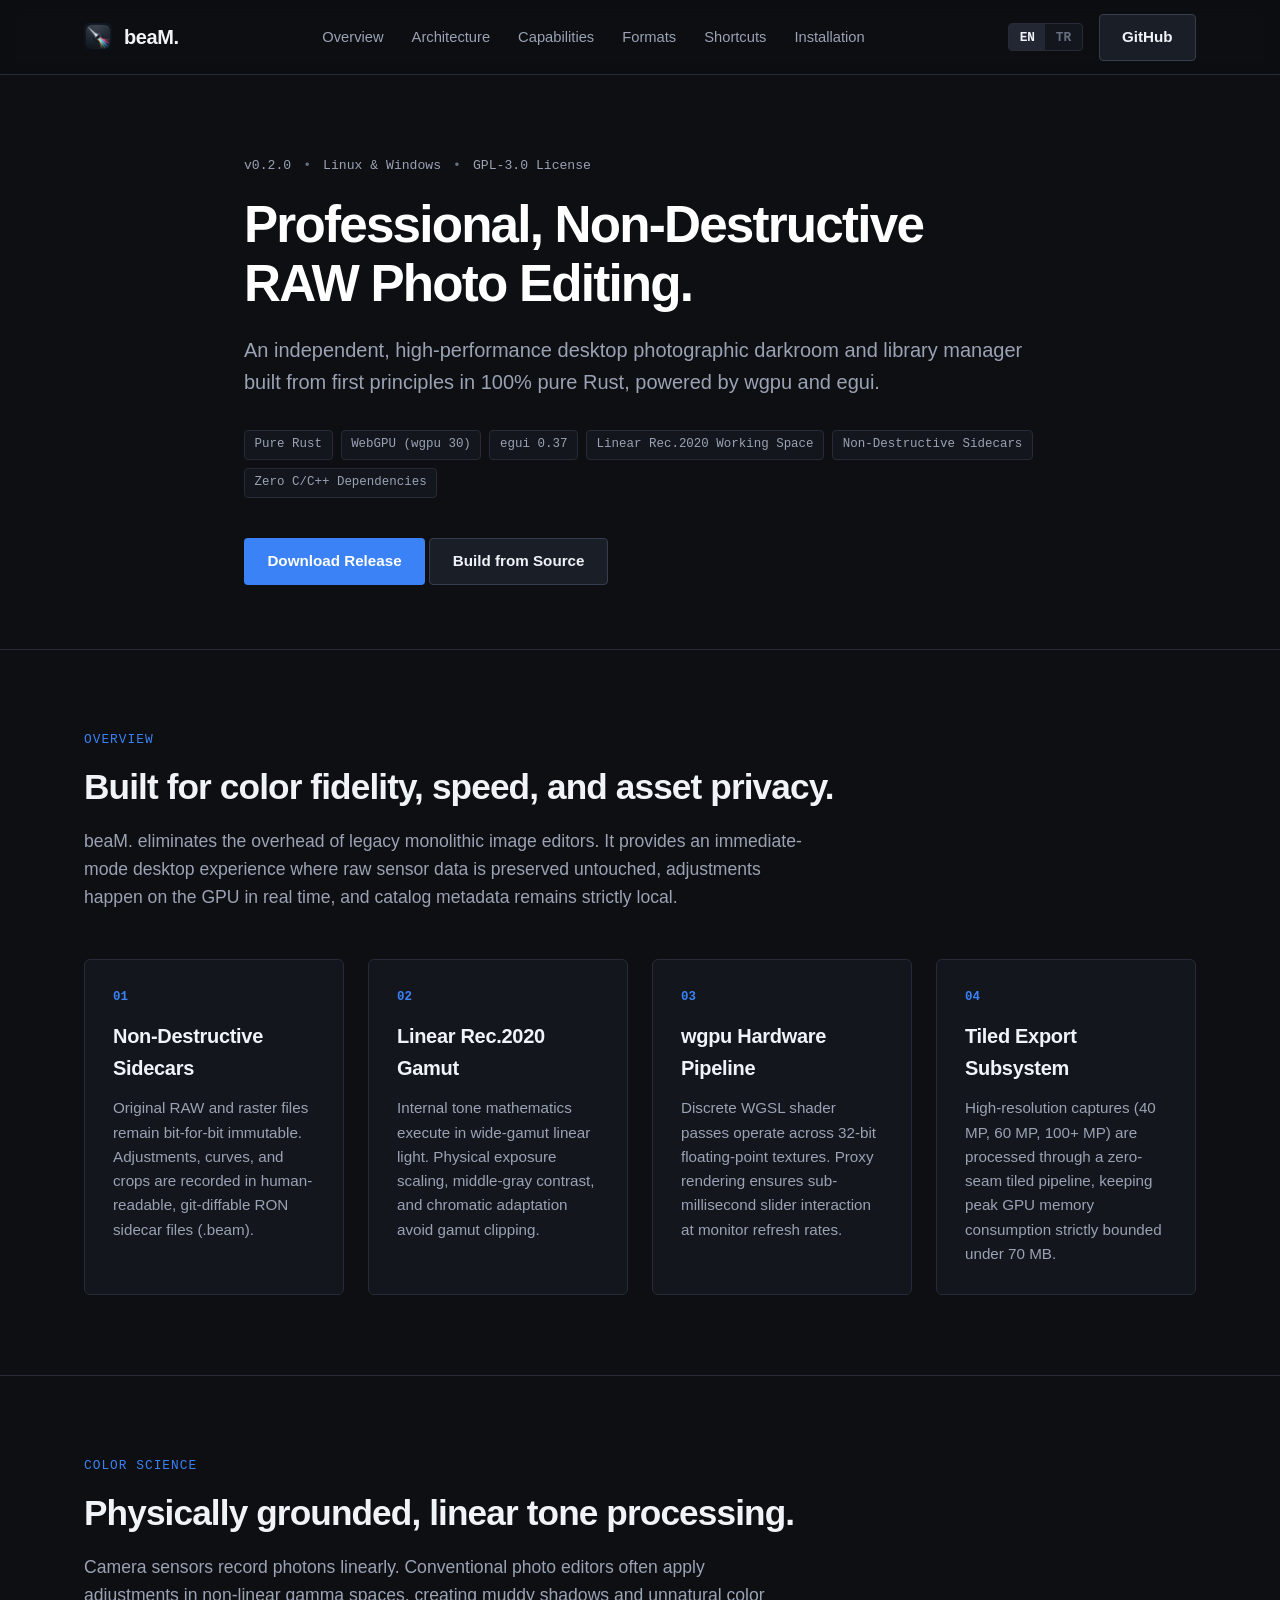
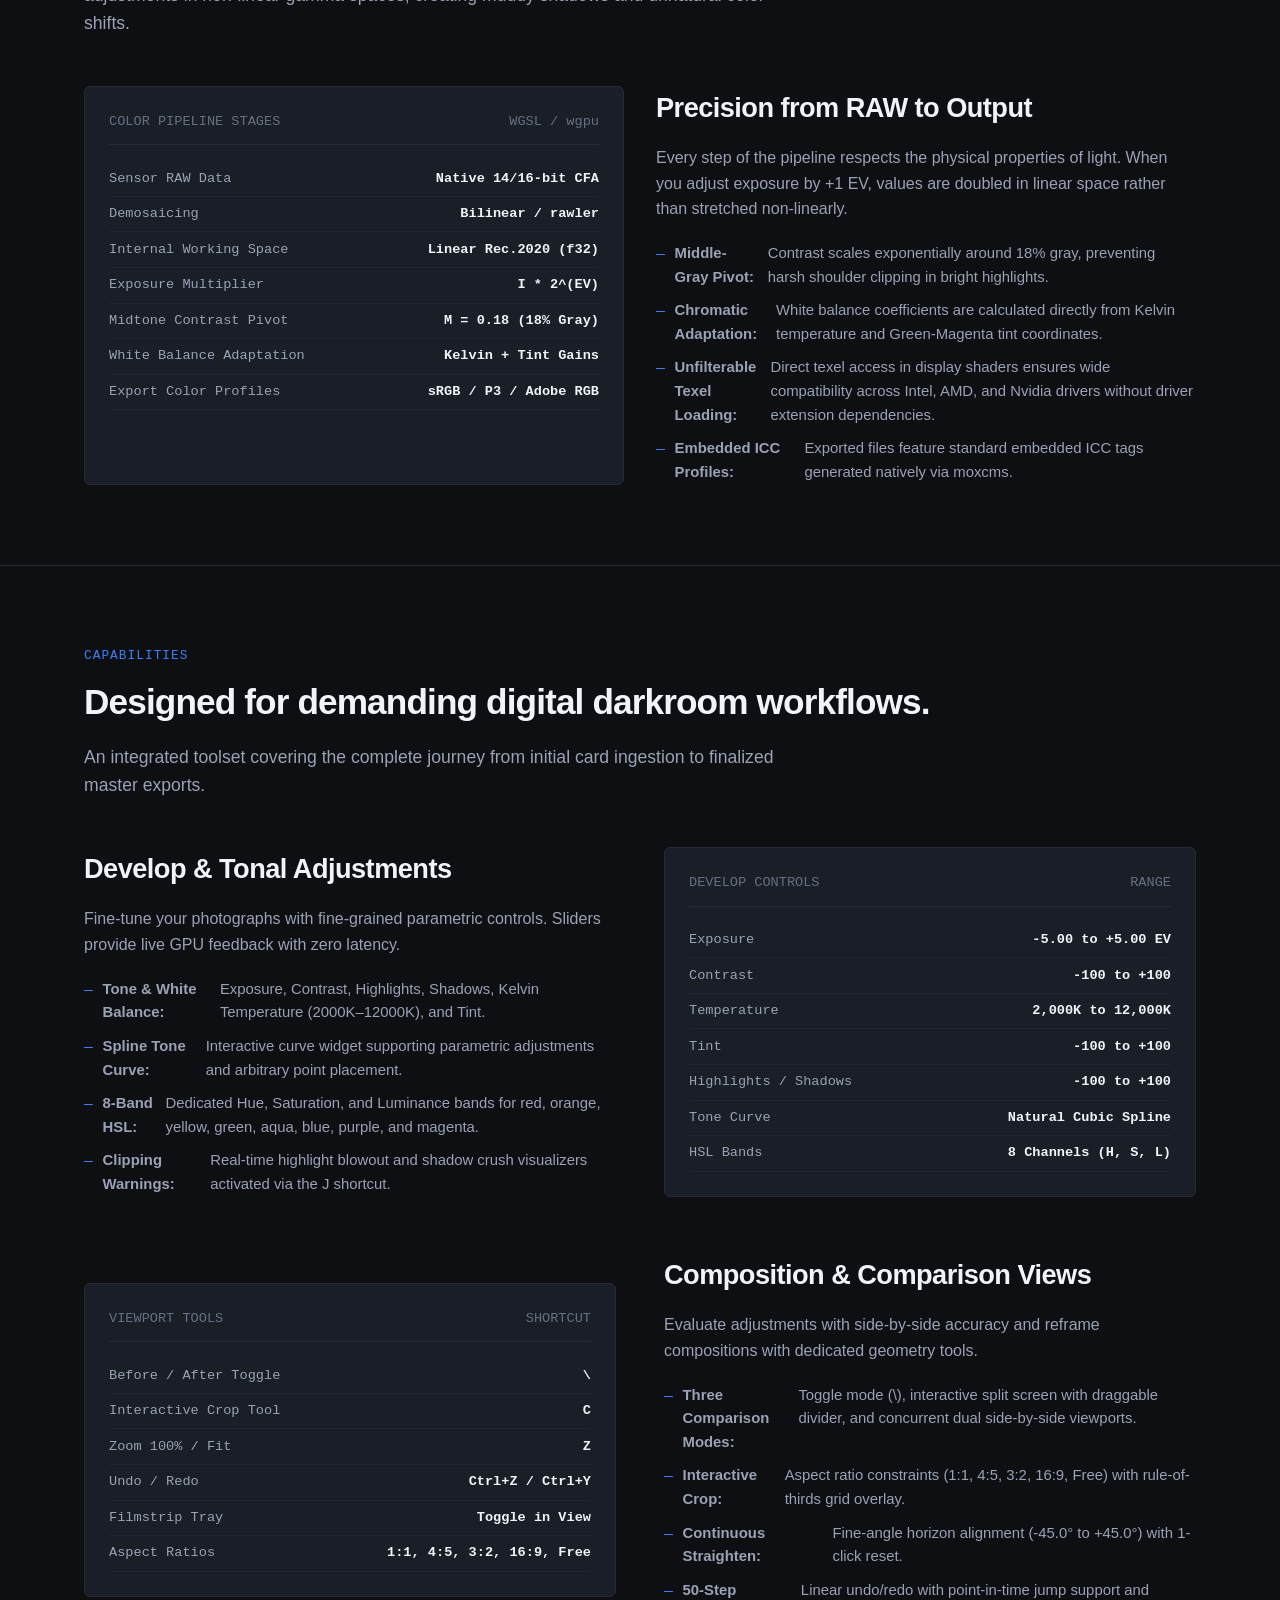
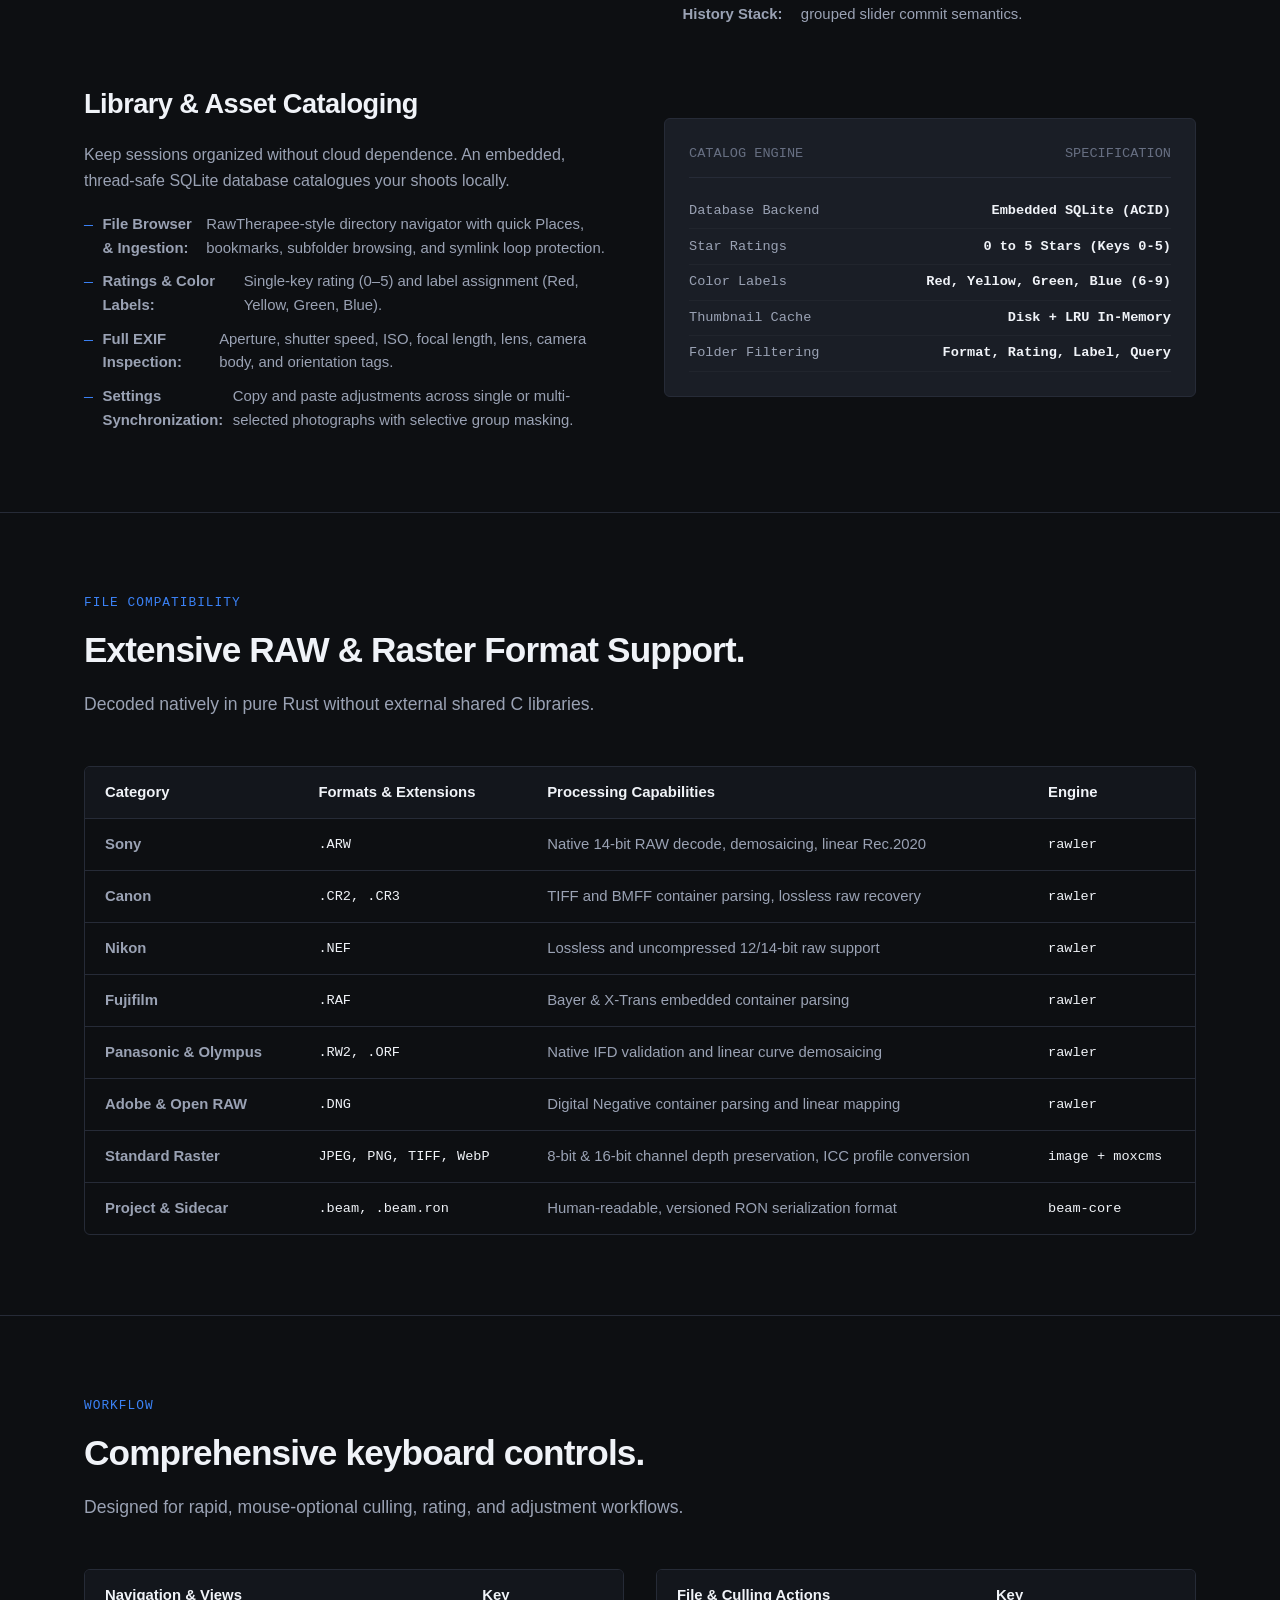
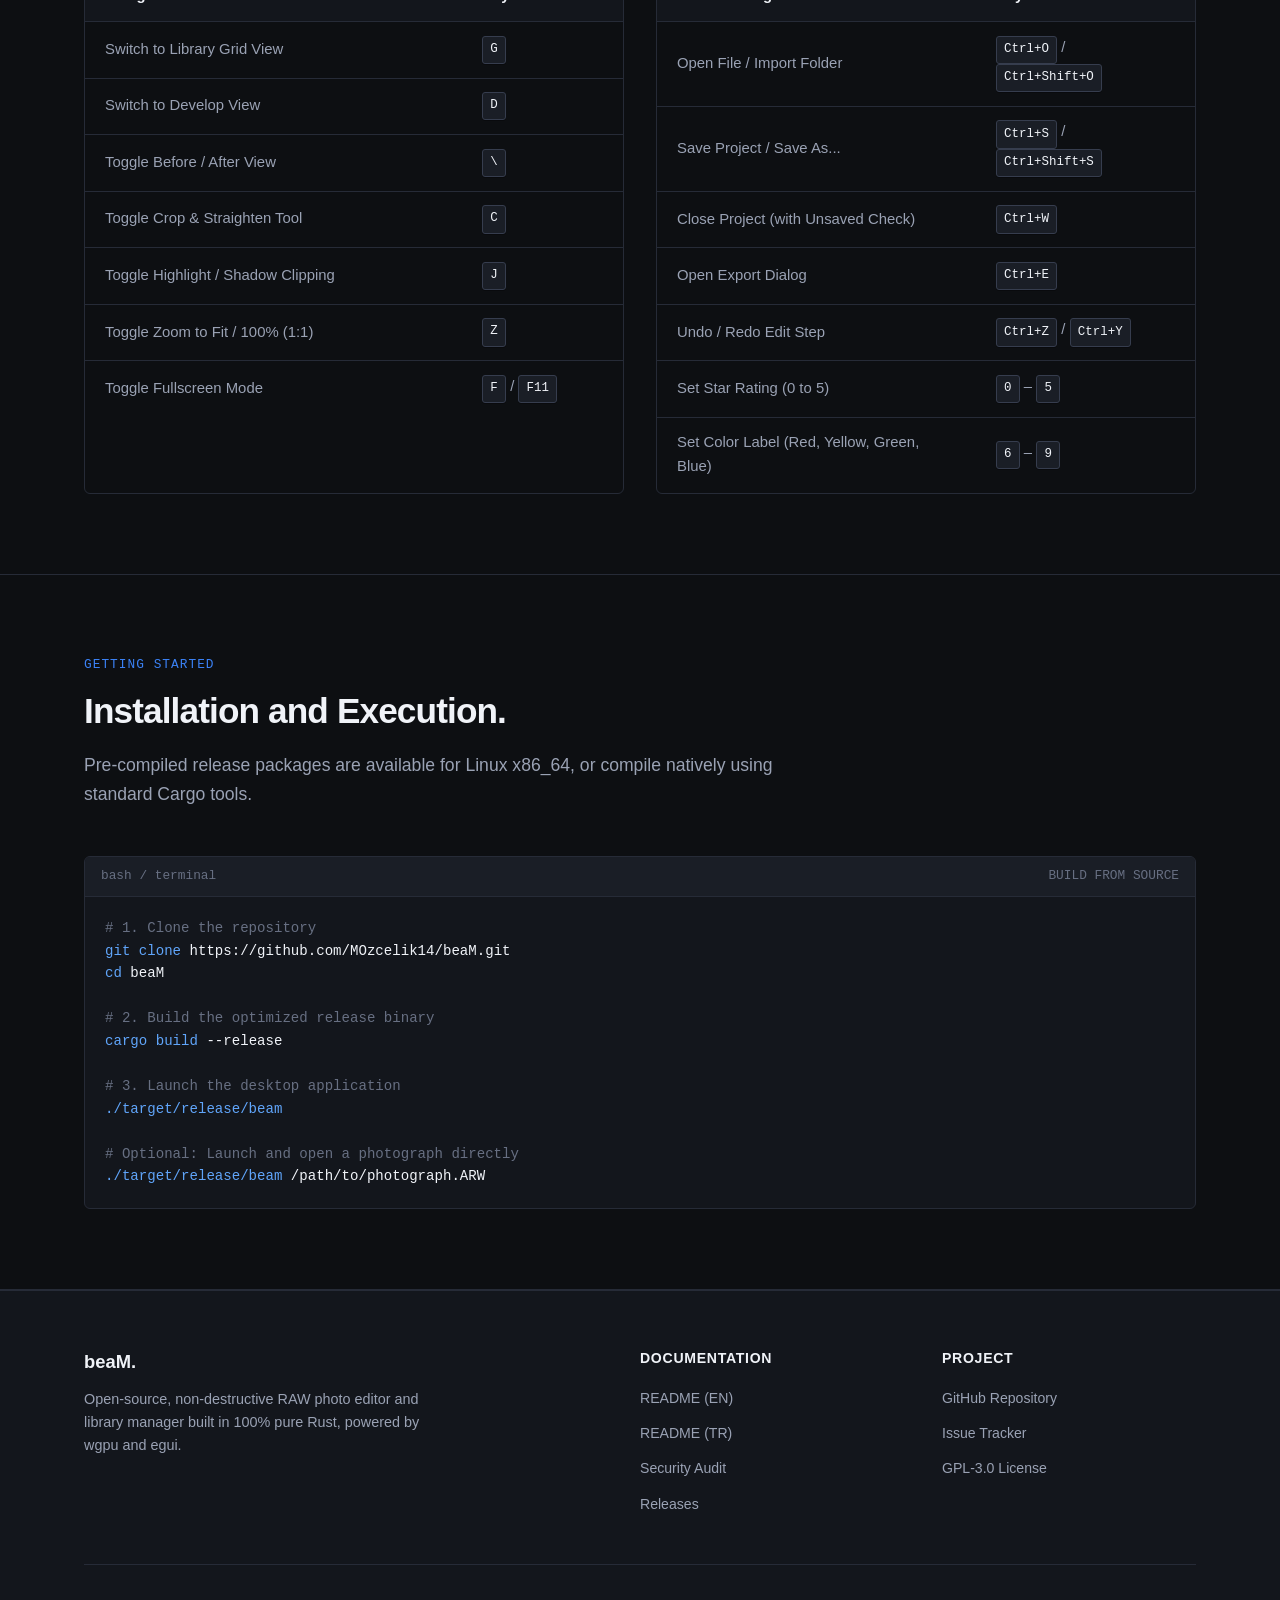
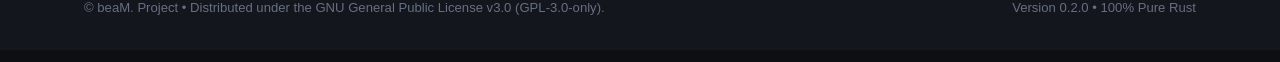
<file: index.html>
<!DOCTYPE html>
<html lang="en">
<head>
  <meta charset="UTF-8">
  <meta name="viewport" content="width=device-width, initial-scale=1.0">
  <title>beaM. — Professional, Non-Destructive RAW Photo Editor &amp; Library Manager</title>
  <meta name="description" content="Open-source, non-destructive RAW photo editor and library manager for Linux and Windows, built from first principles in 100% pure Rust using wgpu and egui.">
  <link rel="icon" type="image/png" href="assets/icon_64.png">
  <link rel="stylesheet" href="style.css">
</head>
<body>

  <!-- Navigation Bar -->
  <header class="site-header">
    <div class="nav-container">
      <a href="#top" class="brand">
        <img src="assets/icon.png" alt="beaM. Icon" class="brand-icon">
        <span>beaM.</span>
      </a>

      <nav>
        <ul class="nav-links">
          <li>
            <a href="#overview" class="content-en">Overview</a>
            <a href="#overview" class="content-tr" style="display:none;">Genel Bakış</a>
          </li>
          <li>
            <a href="#architecture" class="content-en">Architecture</a>
            <a href="#architecture" class="content-tr" style="display:none;">Mimari</a>
          </li>
          <li>
            <a href="#features" class="content-en">Capabilities</a>
            <a href="#features" class="content-tr" style="display:none;">Yetenekler</a>
          </li>
          <li>
            <a href="#formats" class="content-en">Formats</a>
            <a href="#formats" class="content-tr" style="display:none;">Biçimler</a>
          </li>
          <li>
            <a href="#shortcuts" class="content-en">Shortcuts</a>
            <a href="#shortcuts" class="content-tr" style="display:none;">Kısayollar</a>
          </li>
          <li>
            <a href="#installation" class="content-en">Installation</a>
            <a href="#installation" class="content-tr" style="display:none;">Kurulum</a>
          </li>
        </ul>
      </nav>

      <div class="nav-actions">
        <div class="lang-switch" role="group" aria-label="Language selection">
          <button type="button" class="lang-btn lang-btn-en active">EN</button>
          <button type="button" class="lang-btn lang-btn-tr">TR</button>
        </div>
        <a href="https://github.com/MOzcelik14/beaM" class="btn btn-secondary" target="_blank" rel="noopener noreferrer">GitHub</a>
      </div>
    </div>
  </header>

  <main id="top">
    <!-- Hero Section -->
    <section class="hero">
      <div class="container hero-content">
        <div class="hero-meta">
          <span class="meta-item">v0.2.0</span>
          <span>&bull;</span>
          <span class="meta-item">Linux &amp; Windows</span>
          <span>&bull;</span>
          <span class="meta-item">GPL-3.0 License</span>
        </div>

        <!-- English Hero Header -->
        <div class="content-en">
          <h1 class="hero-title">Professional, Non-Destructive RAW Photo Editing.</h1>
          <p class="hero-subtitle">
            An independent, high-performance desktop photographic darkroom and library manager built from first principles in 100% pure Rust, powered by wgpu and egui.
          </p>
        </div>

        <!-- Turkish Hero Header -->
        <div class="content-tr" style="display:none;">
          <h1 class="hero-title">Profesyonel ve Tahribatsız RAW Fotoğraf Düzenleme.</h1>
          <p class="hero-subtitle">
            Saf Rust ile sıfırdan geliştirilmiş, wgpu ve egui ile güçlendirilmiş, tam denetim ve renk doğruluğu sunan bağımsız masaüstü fotoğraf işleme yazılımı.
          </p>
        </div>

        <div class="hero-tags">
          <span class="spec-tag">Pure Rust</span>
          <span class="spec-tag">WebGPU (wgpu 30)</span>
          <span class="spec-tag">egui 0.37</span>
          <span class="spec-tag">Linear Rec.2020 Working Space</span>
          <span class="spec-tag">Non-Destructive Sidecars</span>
          <span class="spec-tag">Zero C/C++ Dependencies</span>
        </div>

        <div class="hero-buttons">
          <div class="content-en">
            <a href="https://github.com/MOzcelik14/beaM/releases" class="btn btn-primary" target="_blank" rel="noopener noreferrer">Download Release</a>
            <a href="#installation" class="btn btn-secondary">Build from Source</a>
          </div>
          <div class="content-tr" style="display:none;">
            <a href="https://github.com/MOzcelik14/beaM/releases" class="btn btn-primary" target="_blank" rel="noopener noreferrer">Sürümü İndir</a>
            <a href="#installation" class="btn btn-secondary">Kaynaktan Derle</a>
          </div>
        </div>
      </div>
    </section>

    <!-- Overview Section -->
    <section id="overview" class="section">
      <div class="container">
        <div class="section-header">
          <div class="section-label">Overview</div>
          
          <div class="content-en">
            <h2 class="section-title">Built for color fidelity, speed, and asset privacy.</h2>
            <p class="section-desc">
              beaM. eliminates the overhead of legacy monolithic image editors. It provides an immediate-mode desktop experience where raw sensor data is preserved untouched, adjustments happen on the GPU in real time, and catalog metadata remains strictly local.
            </p>
          </div>

          <div class="content-tr" style="display:none;">
            <h2 class="section-title">Renk doğruluğu, hız ve veri gizliliği için tasarlandı.</h2>
            <p class="section-desc">
              beaM., monolitik eski fotoğraf düzenleyicilerin hantallığını ortadan kaldırır. Ham sensör verilerinin asla değiştirilmediği, GPU üzerinde gerçek zamanlı ayarlamaların yapıldığı ve katalog verilerinin tamamen yerel kaldığı anlık bir masaüstü deneyimi sunar.
            </p>
          </div>
        </div>

        <!-- Architectural Highlights (English) -->
        <div class="grid-4 content-en">
          <div class="card">
            <div class="card-number">01</div>
            <h3 class="card-title">Non-Destructive Sidecars</h3>
            <p class="card-text">
              Original RAW and raster files remain bit-for-bit immutable. Adjustments, curves, and crops are recorded in human-readable, git-diffable RON sidecar files (.beam).
            </p>
          </div>

          <div class="card">
            <div class="card-number">02</div>
            <h3 class="card-title">Linear Rec.2020 Gamut</h3>
            <p class="card-text">
              Internal tone mathematics execute in wide-gamut linear light. Physical exposure scaling, middle-gray contrast, and chromatic adaptation avoid gamut clipping.
            </p>
          </div>

          <div class="card">
            <div class="card-number">03</div>
            <h3 class="card-title">wgpu Hardware Pipeline</h3>
            <p class="card-text">
              Discrete WGSL shader passes operate across 32-bit floating-point textures. Proxy rendering ensures sub-millisecond slider interaction at monitor refresh rates.
            </p>
          </div>

          <div class="card">
            <div class="card-number">04</div>
            <h3 class="card-title">Tiled Export Subsystem</h3>
            <p class="card-text">
              High-resolution captures (40 MP, 60 MP, 100+ MP) are processed through a zero-seam tiled pipeline, keeping peak GPU memory consumption strictly bounded under 70 MB.
            </p>
          </div>
        </div>

        <!-- Architectural Highlights (Turkish) -->
        <div class="grid-4 content-tr" style="display:none;">
          <div class="card">
            <div class="card-number">01</div>
            <h3 class="card-title">Tahribatsız Yan Dosyalar</h3>
            <p class="card-text">
              Orijinal RAW ve piksel dosyaları disk üzerinde hiçbir zaman değiştirilmez. Tüm düzenlemeler, eğriler ve kırpmalar okunabilir RON yan dosyalarına (.beam) yazılır.
            </p>
          </div>

          <div class="card">
            <div class="card-number">02</div>
            <h3 class="card-title">Doğrusal Rec.2020 Uzayı</h3>
            <p class="card-text">
              Tüm ton hesaplamaları geniş gamutlu doğrusal ışıkta yürütülür. Fiziksel pozlama ölçekleme ve orta gri kontrastı renk kırpılmalarını tamamen engeller.
            </p>
          </div>

          <div class="card">
            <div class="card-number">03</div>
            <h3 class="card-title">wgpu Donanım Hattı</h3>
            <p class="card-text">
              Bağımsız WGSL gölgelendirici geçişleri 32-bit kayan noktalı dokular üzerinde çalışır. Vekil doku yaklaşımı kaydırıcılarda milisaniyenin altında akıcılık sunar.
            </p>
          </div>

          <div class="card">
            <div class="card-number">04</div>
            <h3 class="card-title">Parçalı Dışa Aktarma</h3>
            <p class="card-text">
              Yüksek çözünürlüklü fotoğraflar (40 MP, 60 MP, 100+ MP) dikişsiz parçalı işleme hattından geçer; GPU bellek tüketimi 70 MB'ın altında sabit tutulur.
            </p>
          </div>
        </div>
      </div>
    </section>

    <!-- Architecture & Color Science Section -->
    <section id="architecture" class="section">
      <div class="container">
        <div class="section-header">
          <div class="section-label content-en">Color Science</div>
          <div class="section-label content-tr" style="display:none;">Renk Bilimi</div>

          <div class="content-en">
            <h2 class="section-title">Physically grounded, linear tone processing.</h2>
            <p class="section-desc">
              Camera sensors record photons linearly. Conventional photo editors often apply adjustments in non-linear gamma spaces, creating muddy shadows and unnatural color shifts.
            </p>
          </div>

          <div class="content-tr" style="display:none;">
            <h2 class="section-title">Fiziksel temelli, doğrusal ton işleme mimarisi.</h2>
            <p class="section-desc">
              Kamera sensörleri fotonları doğrusal olarak yakalar. Geleneksel yazılımlar genellikle doğrusal olmayan gama uzaylarında işlem yaparak çamurlu gölgelere ve renk sapmalarına yol açar.
            </p>
          </div>
        </div>

        <div class="grid-2">
          <div class="panel-preview">
            <div class="panel-preview-header">
              <span>COLOR PIPELINE STAGES</span>
              <span>WGSL / wgpu</span>
            </div>
            <div class="panel-row">
              <span class="panel-label">Sensor RAW Data</span>
              <span class="panel-val">Native 14/16-bit CFA</span>
            </div>
            <div class="panel-row">
              <span class="panel-label">Demosaicing</span>
              <span class="panel-val">Bilinear / rawler</span>
            </div>
            <div class="panel-row">
              <span class="panel-label">Internal Working Space</span>
              <span class="panel-val">Linear Rec.2020 (f32)</span>
            </div>
            <div class="panel-row">
              <span class="panel-label">Exposure Multiplier</span>
              <span class="panel-val">I * 2^(EV)</span>
            </div>
            <div class="panel-row">
              <span class="panel-label">Midtone Contrast Pivot</span>
              <span class="panel-val">M = 0.18 (18% Gray)</span>
            </div>
            <div class="panel-row">
              <span class="panel-label">White Balance Adaptation</span>
              <span class="panel-val">Kelvin + Tint Gains</span>
            </div>
            <div class="panel-row">
              <span class="panel-label">Export Color Profiles</span>
              <span class="panel-val">sRGB / P3 / Adobe RGB</span>
            </div>
          </div>

          <div class="feature-info">
            <div class="content-en">
              <h3>Precision from RAW to Output</h3>
              <p>
                Every step of the pipeline respects the physical properties of light. When you adjust exposure by +1 EV, values are doubled in linear space rather than stretched non-linearly.
              </p>
              <ul class="feature-list">
                <li><strong>Middle-Gray Pivot:</strong> Contrast scales exponentially around 18% gray, preventing harsh shoulder clipping in bright highlights.</li>
                <li><strong>Chromatic Adaptation:</strong> White balance coefficients are calculated directly from Kelvin temperature and Green-Magenta tint coordinates.</li>
                <li><strong>Unfilterable Texel Loading:</strong> Direct texel access in display shaders ensures wide compatibility across Intel, AMD, and Nvidia drivers without driver extension dependencies.</li>
                <li><strong>Embedded ICC Profiles:</strong> Exported files feature standard embedded ICC tags generated natively via moxcms.</li>
              </ul>
            </div>

            <div class="content-tr" style="display:none;">
              <h3>RAW'dan Çıktıya Kesintisiz Hassasiyet</h3>
              <p>
                İşleme hattının her aşaması ışığın fiziksel davranışına sadık kalır. Pozlamayı +1 EV artırdığınızda değerler yapay olarak gerilmez; doğrusal uzayda tam 2 katına çıkarılır.
              </p>
              <ul class="feature-list">
                <li><strong>Orta Gri Ekseni:</strong> Kontrast %18 gri ekseninde üstel olarak ölçeklenir; parlak alanlarda sert kırpılmalar önlenir.</li>
                <li><strong>Kromatik Uyarlama:</strong> Beyaz dengesi katsayıları doğrudan Kelvin sıcaklığı ve Yeşil-Macenta koordinatlarından türetilir.</li>
                <li><strong>Doğrudan Doku Erişimi:</strong> Ekran gölgelendiricilerinde doğrudan piksel yükleme (texel load) kullanılarak sürücü uyumsuzlukları bertaraf edilir.</li>
                <li><strong>Gömülü ICC Profilleri:</strong> Dışa aktarılan dosyalara moxcms tarafından saf Rust ile üretilmiş standart ICC profilleri işlenir.</li>
              </ul>
            </div>
          </div>
        </div>
      </div>
    </section>

    <!-- Key Capabilities Section -->
    <section id="features" class="section">
      <div class="container">
        <div class="section-header">
          <div class="section-label content-en">Capabilities</div>
          <div class="section-label content-tr" style="display:none;">Yetenekler</div>

          <div class="content-en">
            <h2 class="section-title">Designed for demanding digital darkroom workflows.</h2>
            <p class="section-desc">
              An integrated toolset covering the complete journey from initial card ingestion to finalized master exports.
            </p>
          </div>

          <div class="content-tr" style="display:none;">
            <h2 class="section-title">Kapsamlı karanlık oda iş akışları için geliştirildi.</h2>
            <p class="section-desc">
              Karttan içe aktarmadan nihai yüksek çözünürlüklü dışa aktarıma kadar tüm süreci kapsayan bütünleşik araç seti.
            </p>
          </div>
        </div>

        <div class="feature-row">
          <!-- Feature 1: Develop Panel -->
          <div class="feature-block">
            <div class="feature-info">
              <div class="content-en">
                <h3>Develop &amp; Tonal Adjustments</h3>
                <p>
                  Fine-tune your photographs with fine-grained parametric controls. Sliders provide live GPU feedback with zero latency.
                </p>
                <ul class="feature-list">
                  <li><strong>Tone &amp; White Balance:</strong> Exposure, Contrast, Highlights, Shadows, Kelvin Temperature (2000K–12000K), and Tint.</li>
                  <li><strong>Spline Tone Curve:</strong> Interactive curve widget supporting parametric adjustments and arbitrary point placement.</li>
                  <li><strong>8-Band HSL:</strong> Dedicated Hue, Saturation, and Luminance bands for red, orange, yellow, green, aqua, blue, purple, and magenta.</li>
                  <li><strong>Clipping Warnings:</strong> Real-time highlight blowout and shadow crush visualizers activated via the J shortcut.</li>
                </ul>
              </div>

              <div class="content-tr" style="display:none;">
                <h3>Geliştirme ve Tonal Ayarlamalar</h3>
                <p>
                  Fotoğraflarınızı hassas parametrik denetimlerle işleyin. Kaydırıcılar GPU üzerinde sıfır gecikmeyle anlık görsel geri bildirim sunar.
                </p>
                <ul class="feature-list">
                  <li><strong>Ton ve Beyaz Dengesi:</strong> Pozlama, Kontrast, Işıklar, Gölgeler, Kelvin Sıcaklığı (2000K–12000K) ve Renk Tonu.</li>
                  <li><strong>Spline Ton Eğrisi:</strong> Parametrik ayarları ve serbest kontrol noktalarını destekleyen etkileşimli ton eğrisi.</li>
                  <li><strong>8 Bant HSL:</strong> Kırmızıdan macentaya 8 bağımsız renk bandı için Renk Tonu, Doygunluk ve Parlaklık denetimi.</li>
                  <li><strong>Kırpılma Uyarıları:</strong> J kısayoluyla açılan canlı patlayan açık ton ve tıkanan koyu ton görselleştiricisi.</li>
                </ul>
              </div>
            </div>

            <div class="panel-preview">
              <div class="panel-preview-header">
                <span>DEVELOP CONTROLS</span>
                <span>RANGE</span>
              </div>
              <div class="panel-row">
                <span class="panel-label">Exposure</span>
                <span class="panel-val">-5.00 to +5.00 EV</span>
              </div>
              <div class="panel-row">
                <span class="panel-label">Contrast</span>
                <span class="panel-val">-100 to +100</span>
              </div>
              <div class="panel-row">
                <span class="panel-label">Temperature</span>
                <span class="panel-val">2,000K to 12,000K</span>
              </div>
              <div class="panel-row">
                <span class="panel-label">Tint</span>
                <span class="panel-val">-100 to +100</span>
              </div>
              <div class="panel-row">
                <span class="panel-label">Highlights / Shadows</span>
                <span class="panel-val">-100 to +100</span>
              </div>
              <div class="panel-row">
                <span class="panel-label">Tone Curve</span>
                <span class="panel-val">Natural Cubic Spline</span>
              </div>
              <div class="panel-row">
                <span class="panel-label">HSL Bands</span>
                <span class="panel-val">8 Channels (H, S, L)</span>
              </div>
            </div>
          </div>

          <!-- Feature 2: Composition & Comparisons -->
          <div class="feature-block reverse">
            <div class="feature-info">
              <div class="content-en">
                <h3>Composition &amp; Comparison Views</h3>
                <p>
                  Evaluate adjustments with side-by-side accuracy and reframe compositions with dedicated geometry tools.
                </p>
                <ul class="feature-list">
                  <li><strong>Three Comparison Modes:</strong> Toggle mode (\), interactive split screen with draggable divider, and concurrent dual side-by-side viewports.</li>
                  <li><strong>Interactive Crop:</strong> Aspect ratio constraints (1:1, 4:5, 3:2, 16:9, Free) with rule-of-thirds grid overlay.</li>
                  <li><strong>Continuous Straighten:</strong> Fine-angle horizon alignment (-45.0° to +45.0°) with 1-click reset.</li>
                  <li><strong>50-Step History Stack:</strong> Linear undo/redo with point-in-time jump support and grouped slider commit semantics.</li>
                </ul>
              </div>

              <div class="content-tr" style="display:none;">
                <h3>Kompozisyon ve Karşılaştırma Modları</h3>
                <p>
                  Düzenlemelerinizi hassas karşılaştırma görünümleriyle değerlendirin, geometri araçlarıyla kompozisyonunuzu kusursuzlaştırın.
                </p>
                <ul class="feature-list">
                  <li><strong>Üç Karşılaştırma Modu:</strong> Hızlı geçiş (\), sürüklenebilir ayırıcılı bölünmüş ekran ve eşzamanlı yan yana görünüm.</li>
                  <li><strong>Etkileşimli Kırpma:</strong> Sabit oran kilitleri (1:1, 4:5, 3:2, 16:9, Serbest) ve 1/3 kılavuz ızgarası.</li>
                  <li><strong>Sürekli Doğrultma:</strong> Ufuk çizgisini ayarlamak için hassas açı kaydırıcısı (-45.0° ile +45.0°).</li>
                  <li><strong>50 Adımlı Geçmiş:</strong> İstenilen ana tek tıkla dönülebilen doğrusal geri alma/yineleme geçmişi.</li>
                </ul>
              </div>
            </div>

            <div class="panel-preview">
              <div class="panel-preview-header">
                <span>VIEWPORT TOOLS</span>
                <span>SHORTCUT</span>
              </div>
              <div class="panel-row">
                <span class="panel-label">Before / After Toggle</span>
                <span class="panel-val">\</span>
              </div>
              <div class="panel-row">
                <span class="panel-label">Interactive Crop Tool</span>
                <span class="panel-val">C</span>
              </div>
              <div class="panel-row">
                <span class="panel-label">Zoom 100% / Fit</span>
                <span class="panel-val">Z</span>
              </div>
              <div class="panel-row">
                <span class="panel-label">Undo / Redo</span>
                <span class="panel-val">Ctrl+Z / Ctrl+Y</span>
              </div>
              <div class="panel-row">
                <span class="panel-label">Filmstrip Tray</span>
                <span class="panel-val">Toggle in View</span>
              </div>
              <div class="panel-row">
                <span class="panel-label">Aspect Ratios</span>
                <span class="panel-val">1:1, 4:5, 3:2, 16:9, Free</span>
              </div>
            </div>
          </div>

          <!-- Feature 3: Library & Ingestion -->
          <div class="feature-block">
            <div class="feature-info">
              <div class="content-en">
                <h3>Library &amp; Asset Cataloging</h3>
                <p>
                  Keep sessions organized without cloud dependence. An embedded, thread-safe SQLite database catalogues your shoots locally.
                </p>
                <ul class="feature-list">
                  <li><strong>File Browser &amp; Ingestion:</strong> RawTherapee-style directory navigator with quick Places, bookmarks, subfolder browsing, and symlink loop protection.</li>
                  <li><strong>Ratings &amp; Color Labels:</strong> Single-key rating (0–5) and label assignment (Red, Yellow, Green, Blue).</li>
                  <li><strong>Full EXIF Inspection:</strong> Aperture, shutter speed, ISO, focal length, lens, camera body, and orientation tags.</li>
                  <li><strong>Settings Synchronization:</strong> Copy and paste adjustments across single or multi-selected photographs with selective group masking.</li>
                </ul>
              </div>

              <div class="content-tr" style="display:none;">
                <h3>Kütüphane ve Varlık Yönetimi</h3>
                <p>
                  Çekimlerinizi buluta bağımlı olmadan yerel olarak düzenleyin. Gömülü ve iş parçacığı güvenli SQLite veritabanı tüm arşivi hızla kataloglar.
                </p>
                <ul class="feature-list">
                  <li><strong>Dosya Yöneticisi ve Tarama:</strong> RawTherapee tarzı yerleşik dosya gezgini, hızlı Konumlar, yer imleri, alt klasörler ve sembolik bağ döngüsü koruması.</li>
                  <li><strong>Puanlama ve Renk Etiketleri:</strong> Tek tuşla yıldız puanı verme (0–5) ve renk etiketi atama (Kırmızı, Sarı, Yeşil, Mavi).</li>
                  <li><strong>Tam EXIF İncelemesi:</strong> Diyafram, enstantane, ISO, odak uzaklığı, lens ve kamera gövdesi gösterimi.</li>
                  <li><strong>Ayar Senkronizasyonu:</strong> Seçilen fotoğraflar arasında ayarları seçici grup maskeleriyle kopyalayıp uygulama.</li>
                </ul>
              </div>
            </div>

            <div class="panel-preview">
              <div class="panel-preview-header">
                <span>CATALOG ENGINE</span>
                <span>SPECIFICATION</span>
              </div>
              <div class="panel-row">
                <span class="panel-label">Database Backend</span>
                <span class="panel-val">Embedded SQLite (ACID)</span>
              </div>
              <div class="panel-row">
                <span class="panel-label">Star Ratings</span>
                <span class="panel-val">0 to 5 Stars (Keys 0-5)</span>
              </div>
              <div class="panel-row">
                <span class="panel-label">Color Labels</span>
                <span class="panel-val">Red, Yellow, Green, Blue (6-9)</span>
              </div>
              <div class="panel-row">
                <span class="panel-label">Thumbnail Cache</span>
                <span class="panel-val">Disk + LRU In-Memory</span>
              </div>
              <div class="panel-row">
                <span class="panel-label">Folder Filtering</span>
                <span class="panel-val">Format, Rating, Label, Query</span>
              </div>
            </div>
          </div>
        </div>
      </div>
    </section>

    <!-- Supported Formats Section -->
    <section id="formats" class="section">
      <div class="container">
        <div class="section-header">
          <div class="section-label content-en">File Compatibility</div>
          <div class="section-label content-tr" style="display:none;">Dosya Uyumluluğu</div>

          <div class="content-en">
            <h2 class="section-title">Extensive RAW &amp; Raster Format Support.</h2>
            <p class="section-desc">
              Decoded natively in pure Rust without external shared C libraries.
            </p>
          </div>

          <div class="content-tr" style="display:none;">
            <h2 class="section-title">Kapsamlı RAW ve Standart Piksel Desteği.</h2>
            <p class="section-desc">
              Harici C kütüphanelerine ihtiyaç duyulmadan saf Rust ile doğrudan kod çözümü.
            </p>
          </div>
        </div>

        <div class="table-responsive">
          <table>
            <thead>
              <tr>
                <th class="content-en">Category</th>
                <th class="content-tr" style="display:none;">Kategori</th>
                <th class="content-en">Formats &amp; Extensions</th>
                <th class="content-tr" style="display:none;">Biçimler ve Uzantılar</th>
                <th class="content-en">Processing Capabilities</th>
                <th class="content-tr" style="display:none;">İşleme Yetenekleri</th>
                <th class="content-en">Engine</th>
                <th class="content-tr" style="display:none;">Motor</th>
              </tr>
            </thead>
            <tbody>
              <tr>
                <td><strong>Sony</strong></td>
                <td class="mono-cell">.ARW</td>
                <td class="content-en">Native 14-bit RAW decode, demosaicing, linear Rec.2020</td>
                <td class="content-tr" style="display:none;">Doğrudan 14-bit RAW açma, mozaiksizleştirme, doğrusal Rec.2020</td>
                <td class="mono-cell">rawler</td>
              </tr>
              <tr>
                <td><strong>Canon</strong></td>
                <td class="mono-cell">.CR2, .CR3</td>
                <td class="content-en">TIFF and BMFF container parsing, lossless raw recovery</td>
                <td class="content-tr" style="display:none;">TIFF ve BMFF kapsayıcı ayrıştırma, kayıpsız ham veri çıkarımı</td>
                <td class="mono-cell">rawler</td>
              </tr>
              <tr>
                <td><strong>Nikon</strong></td>
                <td class="mono-cell">.NEF</td>
                <td class="content-en">Lossless and uncompressed 12/14-bit raw support</td>
                <td class="content-tr" style="display:none;">Kayıpsız ve sıkıştırmasız 12/14-bit raw desteği</td>
                <td class="mono-cell">rawler</td>
              </tr>
              <tr>
                <td><strong>Fujifilm</strong></td>
                <td class="mono-cell">.RAF</td>
                <td class="content-en">Bayer &amp; X-Trans embedded container parsing</td>
                <td class="content-tr" style="display:none;">Bayer ve X-Trans gömülü kapsayıcı desteği</td>
                <td class="mono-cell">rawler</td>
              </tr>
              <tr>
                <td><strong>Panasonic &amp; Olympus</strong></td>
                <td class="mono-cell">.RW2, .ORF</td>
                <td class="content-en">Native IFD validation and linear curve demosaicing</td>
                <td class="content-tr" style="display:none;">Doğrudan IFD doğrulaması ve doğrusal eğri dönüşümü</td>
                <td class="mono-cell">rawler</td>
              </tr>
              <tr>
                <td><strong>Adobe &amp; Open RAW</strong></td>
                <td class="mono-cell">.DNG</td>
                <td class="content-en">Digital Negative container parsing and linear mapping</td>
                <td class="content-tr" style="display:none;">Digital Negative kapsayıcı ayrıştırma ve doğrusal haritalama</td>
                <td class="mono-cell">rawler</td>
              </tr>
              <tr>
                <td><strong>Standard Raster</strong></td>
                <td class="mono-cell">JPEG, PNG, TIFF, WebP</td>
                <td class="content-en">8-bit &amp; 16-bit channel depth preservation, ICC profile conversion</td>
                <td class="content-tr" style="display:none;">8-bit ve 16-bit kanal derinliği koruması, ICC profili dönüşümü</td>
                <td class="mono-cell">image + moxcms</td>
              </tr>
              <tr>
                <td><strong>Project &amp; Sidecar</strong></td>
                <td class="mono-cell">.beam, .beam.ron</td>
                <td class="content-en">Human-readable, versioned RON serialization format</td>
                <td class="content-tr" style="display:none;">Okunabilir, sürümlendirilmiş RON serileştirme biçimi</td>
                <td class="mono-cell">beam-core</td>
              </tr>
            </tbody>
          </table>
        </div>
      </div>
    </section>

    <!-- Keyboard Shortcuts Section -->
    <section id="shortcuts" class="section">
      <div class="container">
        <div class="section-header">
          <div class="section-label content-en">Workflow</div>
          <div class="section-label content-tr" style="display:none;">İş Akışı</div>

          <div class="content-en">
            <h2 class="section-title">Comprehensive keyboard controls.</h2>
            <p class="section-desc">
              Designed for rapid, mouse-optional culling, rating, and adjustment workflows.
            </p>
          </div>

          <div class="content-tr" style="display:none;">
            <h2 class="section-title">Kapsamlı klavye denetimleri.</h2>
            <p class="section-desc">
              Hızlı fotoğraf seçimi, puanlama ve düzenleme akışları için optimize edilmiş kısayollar.
            </p>
          </div>
        </div>

        <div class="grid-2">
          <div class="table-responsive">
            <table>
              <thead>
                <tr>
                  <th class="content-en">Navigation &amp; Views</th>
                  <th class="content-tr" style="display:none;">Gezinme ve Görünümler</th>
                  <th>Key</th>
                </tr>
              </thead>
              <tbody>
                <tr>
                  <td class="content-en">Switch to Library Grid View</td>
                  <td class="content-tr" style="display:none;">Kütüphane Görünümüne Geç</td>
                  <td><span class="kbd">G</span></td>
                </tr>
                <tr>
                  <td class="content-en">Switch to Develop View</td>
                  <td class="content-tr" style="display:none;">Geliştirme Görünümüne Geç</td>
                  <td><span class="kbd">D</span></td>
                </tr>
                <tr>
                  <td class="content-en">Toggle Before / After View</td>
                  <td class="content-tr" style="display:none;">Öncesi / Sonrası Karşılaştırma</td>
                  <td><span class="kbd">\</span></td>
                </tr>
                <tr>
                  <td class="content-en">Toggle Crop &amp; Straighten Tool</td>
                  <td class="content-tr" style="display:none;">Kırpma ve Doğrultma Aracını Aç</td>
                  <td><span class="kbd">C</span></td>
                </tr>
                <tr>
                  <td class="content-en">Toggle Highlight / Shadow Clipping</td>
                  <td class="content-tr" style="display:none;">Kırpılma Uyarı Katmanları</td>
                  <td><span class="kbd">J</span></td>
                </tr>
                <tr>
                  <td class="content-en">Toggle Zoom to Fit / 100% (1:1)</td>
                  <td class="content-tr" style="display:none;">Ekrana Sığdır / %100 Birebir Yakınlaştır</td>
                  <td><span class="kbd">Z</span></td>
                </tr>
                <tr>
                  <td class="content-en">Toggle Fullscreen Mode</td>
                  <td class="content-tr" style="display:none;">Tam Ekran Modu</td>
                  <td><span class="kbd">F</span> / <span class="kbd">F11</span></td>
                </tr>
              </tbody>
            </table>
          </div>

          <div class="table-responsive">
            <table>
              <thead>
                <tr>
                  <th class="content-en">File &amp; Culling Actions</th>
                  <th class="content-tr" style="display:none;">Dosya ve Derecelendirme</th>
                  <th>Key</th>
                </tr>
              </thead>
              <tbody>
                <tr>
                  <td class="content-en">Open File / Import Folder</td>
                  <td class="content-tr" style="display:none;">Dosya Aç / Klasör Aktar</td>
                  <td><span class="kbd">Ctrl+O</span> / <span class="kbd">Ctrl+Shift+O</span></td>
                </tr>
                <tr>
                  <td class="content-en">Save Project / Save As...</td>
                  <td class="content-tr" style="display:none;">Projeyi Kaydet / Farklı Kaydet</td>
                  <td><span class="kbd">Ctrl+S</span> / <span class="kbd">Ctrl+Shift+S</span></td>
                </tr>
                <tr>
                  <td class="content-en">Close Project (with Unsaved Check)</td>
                  <td class="content-tr" style="display:none;">Projeyi Kapat (Onay Penceresi ile)</td>
                  <td><span class="kbd">Ctrl+W</span></td>
                </tr>
                <tr>
                  <td class="content-en">Open Export Dialog</td>
                  <td class="content-tr" style="display:none;">Dışa Aktarma Penceresini Aç</td>
                  <td><span class="kbd">Ctrl+E</span></td>
                </tr>
                <tr>
                  <td class="content-en">Undo / Redo Edit Step</td>
                  <td class="content-tr" style="display:none;">İşlemi Geri Al / Yinele</td>
                  <td><span class="kbd">Ctrl+Z</span> / <span class="kbd">Ctrl+Y</span></td>
                </tr>
                <tr>
                  <td class="content-en">Set Star Rating (0 to 5)</td>
                  <td class="content-tr" style="display:none;">Yıldız Puanı Ata (0-5)</td>
                  <td><span class="kbd">0</span> – <span class="kbd">5</span></td>
                </tr>
                <tr>
                  <td class="content-en">Set Color Label (Red, Yellow, Green, Blue)</td>
                  <td class="content-tr" style="display:none;">Renk Etiketi Ata (Kırmızı, Sarı, Yeşil, Mavi)</td>
                  <td><span class="kbd">6</span> – <span class="kbd">9</span></td>
                </tr>
              </tbody>
            </table>
          </div>
        </div>
      </div>
    </section>

    <!-- Installation & Quick Start Section -->
    <section id="installation" class="section">
      <div class="container">
        <div class="section-header">
          <div class="section-label content-en">Getting Started</div>
          <div class="section-label content-tr" style="display:none;">Başlarken</div>

          <div class="content-en">
            <h2 class="section-title">Installation and Execution.</h2>
            <p class="section-desc">
              Pre-compiled release packages are available for Linux x86_64, or compile natively using standard Cargo tools.
            </p>
          </div>

          <div class="content-tr" style="display:none;">
            <h2 class="section-title">Kurulum ve Çalıştırma.</h2>
            <p class="section-desc">
              Linux x86_64 için hazır ikili paketler mevcuttur; dilerseniz standart Cargo araçlarıyla kaynaktan doğrudan derleyebilirsiniz.
            </p>
          </div>
        </div>

        <div class="terminal-box">
          <div class="terminal-header">
            <span>bash / terminal</span>
            <span>BUILD FROM SOURCE</span>
          </div>
          <pre class="terminal-code"><code><span class="code-comment"># 1. Clone the repository</span>
<span class="code-cmd">git clone</span> https://github.com/MOzcelik14/beaM.git
<span class="code-cmd">cd</span> beaM

<span class="code-comment"># 2. Build the optimized release binary</span>
<span class="code-cmd">cargo build</span> --release

<span class="code-comment"># 3. Launch the desktop application</span>
<span class="code-cmd">./target/release/beam</span>

<span class="code-comment"># Optional: Launch and open a photograph directly</span>
<span class="code-cmd">./target/release/beam</span> /path/to/photograph.ARW</code></pre>
        </div>
      </div>
    </section>
  </main>

  <!-- Site Footer -->
  <footer class="site-footer">
    <div class="container">
      <div class="footer-grid">
        <div class="footer-brand">
          <h4>beaM.</h4>
          <p class="content-en">
            Open-source, non-destructive RAW photo editor and library manager built in 100% pure Rust, powered by wgpu and egui.
          </p>
          <p class="content-tr" style="display:none;">
            Saf Rust ile sıfırdan geliştirilmiş, wgpu ve egui ile güçlendirilmiş açık kaynaklı tahribatsız RAW fotoğraf düzenleyicisi.
          </p>
        </div>

        <div class="footer-col">
          <h5 class="content-en">Documentation</h5>
          <h5 class="content-tr" style="display:none;">Belgeler</h5>
          <ul>
            <li><a href="https://github.com/MOzcelik14/beaM/blob/master/README.md" target="_blank" rel="noopener noreferrer">README (EN)</a></li>
            <li><a href="https://github.com/MOzcelik14/beaM/blob/master/README.tr.md" target="_blank" rel="noopener noreferrer">README (TR)</a></li>
            <li><a href="https://github.com/MOzcelik14/beaM/blob/master/SECURITY_AUDIT.md" target="_blank" rel="noopener noreferrer">Security Audit</a></li>
            <li><a href="https://github.com/MOzcelik14/beaM/releases" target="_blank" rel="noopener noreferrer">Releases</a></li>
          </ul>
        </div>

        <div class="footer-col">
          <h5 class="content-en">Project</h5>
          <h5 class="content-tr" style="display:none;">Proje</h5>
          <ul>
            <li><a href="https://github.com/MOzcelik14/beaM" target="_blank" rel="noopener noreferrer">GitHub Repository</a></li>
            <li><a href="https://github.com/MOzcelik14/beaM/issues" target="_blank" rel="noopener noreferrer">Issue Tracker</a></li>
            <li><a href="https://github.com/MOzcelik14/beaM/blob/master/LICENSE" target="_blank" rel="noopener noreferrer">GPL-3.0 License</a></li>
          </ul>
        </div>
      </div>

      <div class="footer-bottom">
        <span>&copy; beaM. Project &bull; Distributed under the GNU General Public License v3.0 (GPL-3.0-only).</span>
        <span>Version 0.2.0 &bull; 100% Pure Rust</span>
      </div>
    </div>
  </footer>

  <script src="app.js"></script>
</body>
</html>
</file>
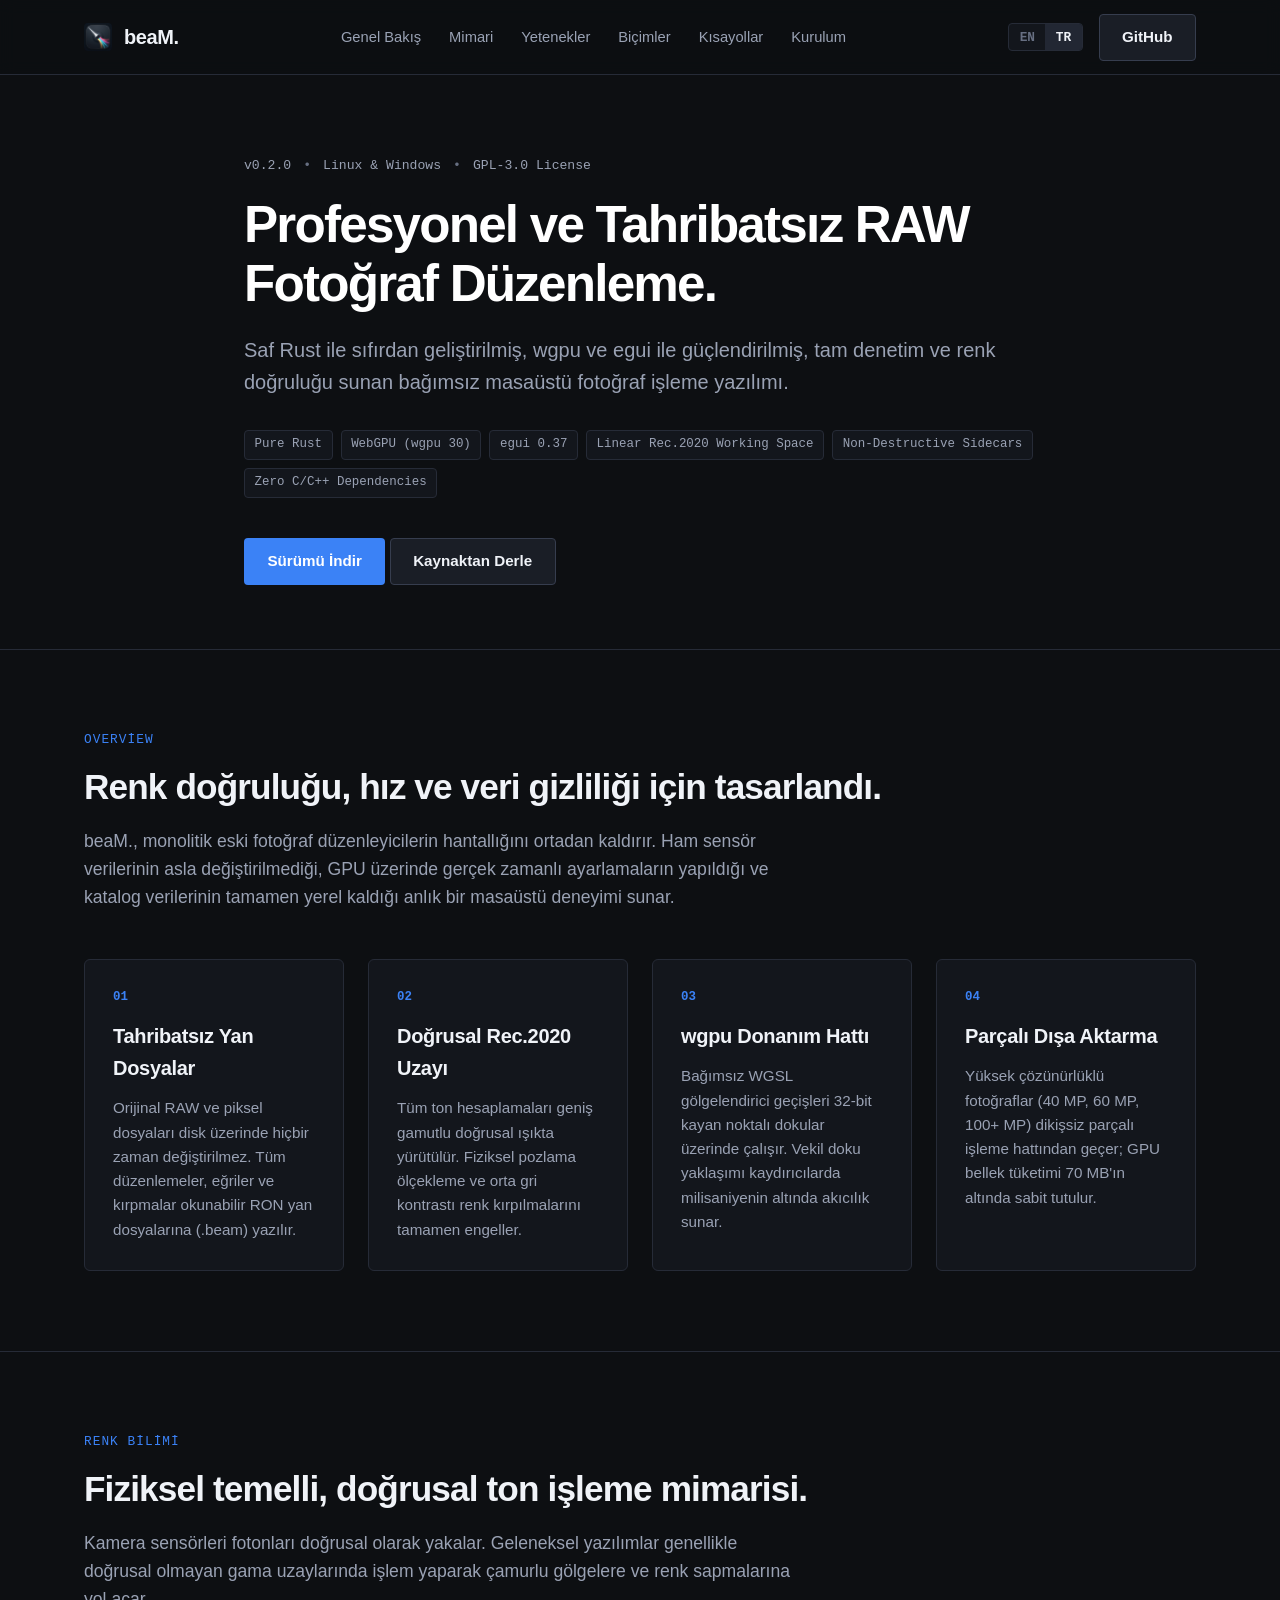
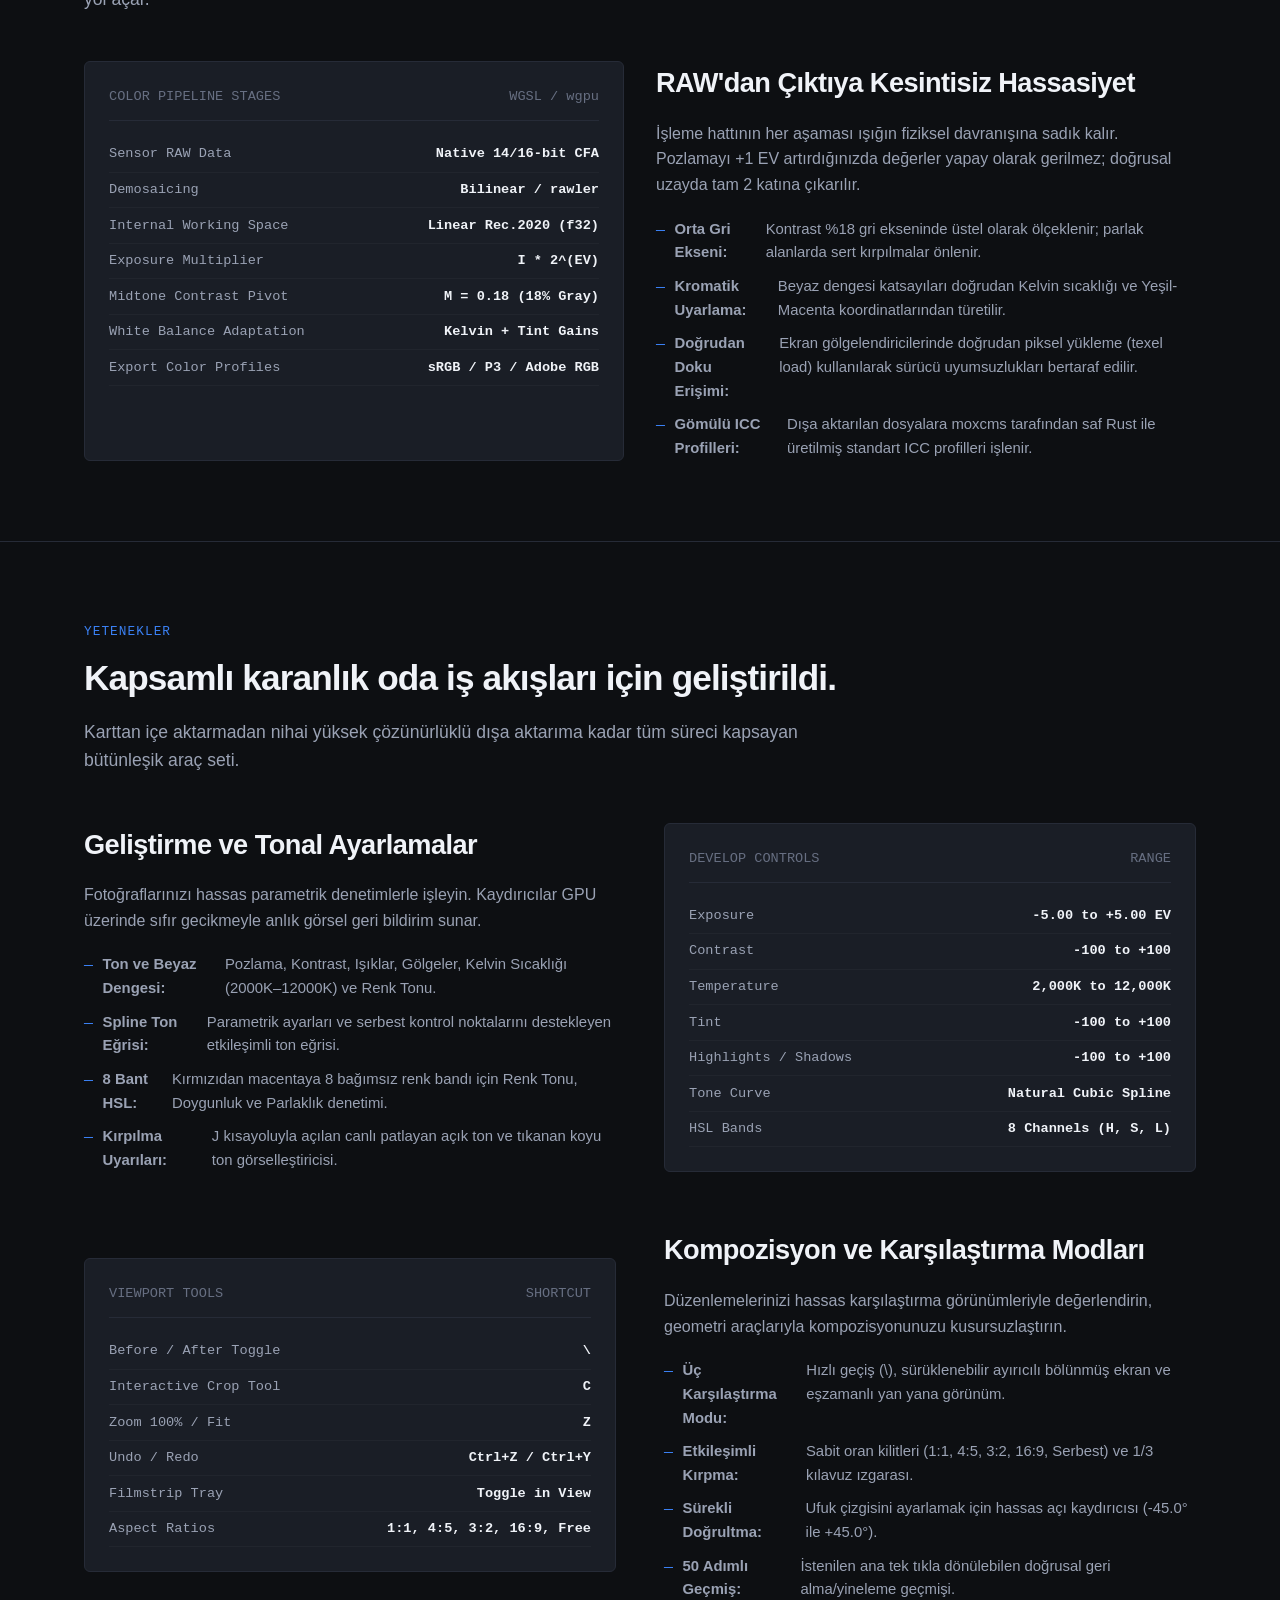
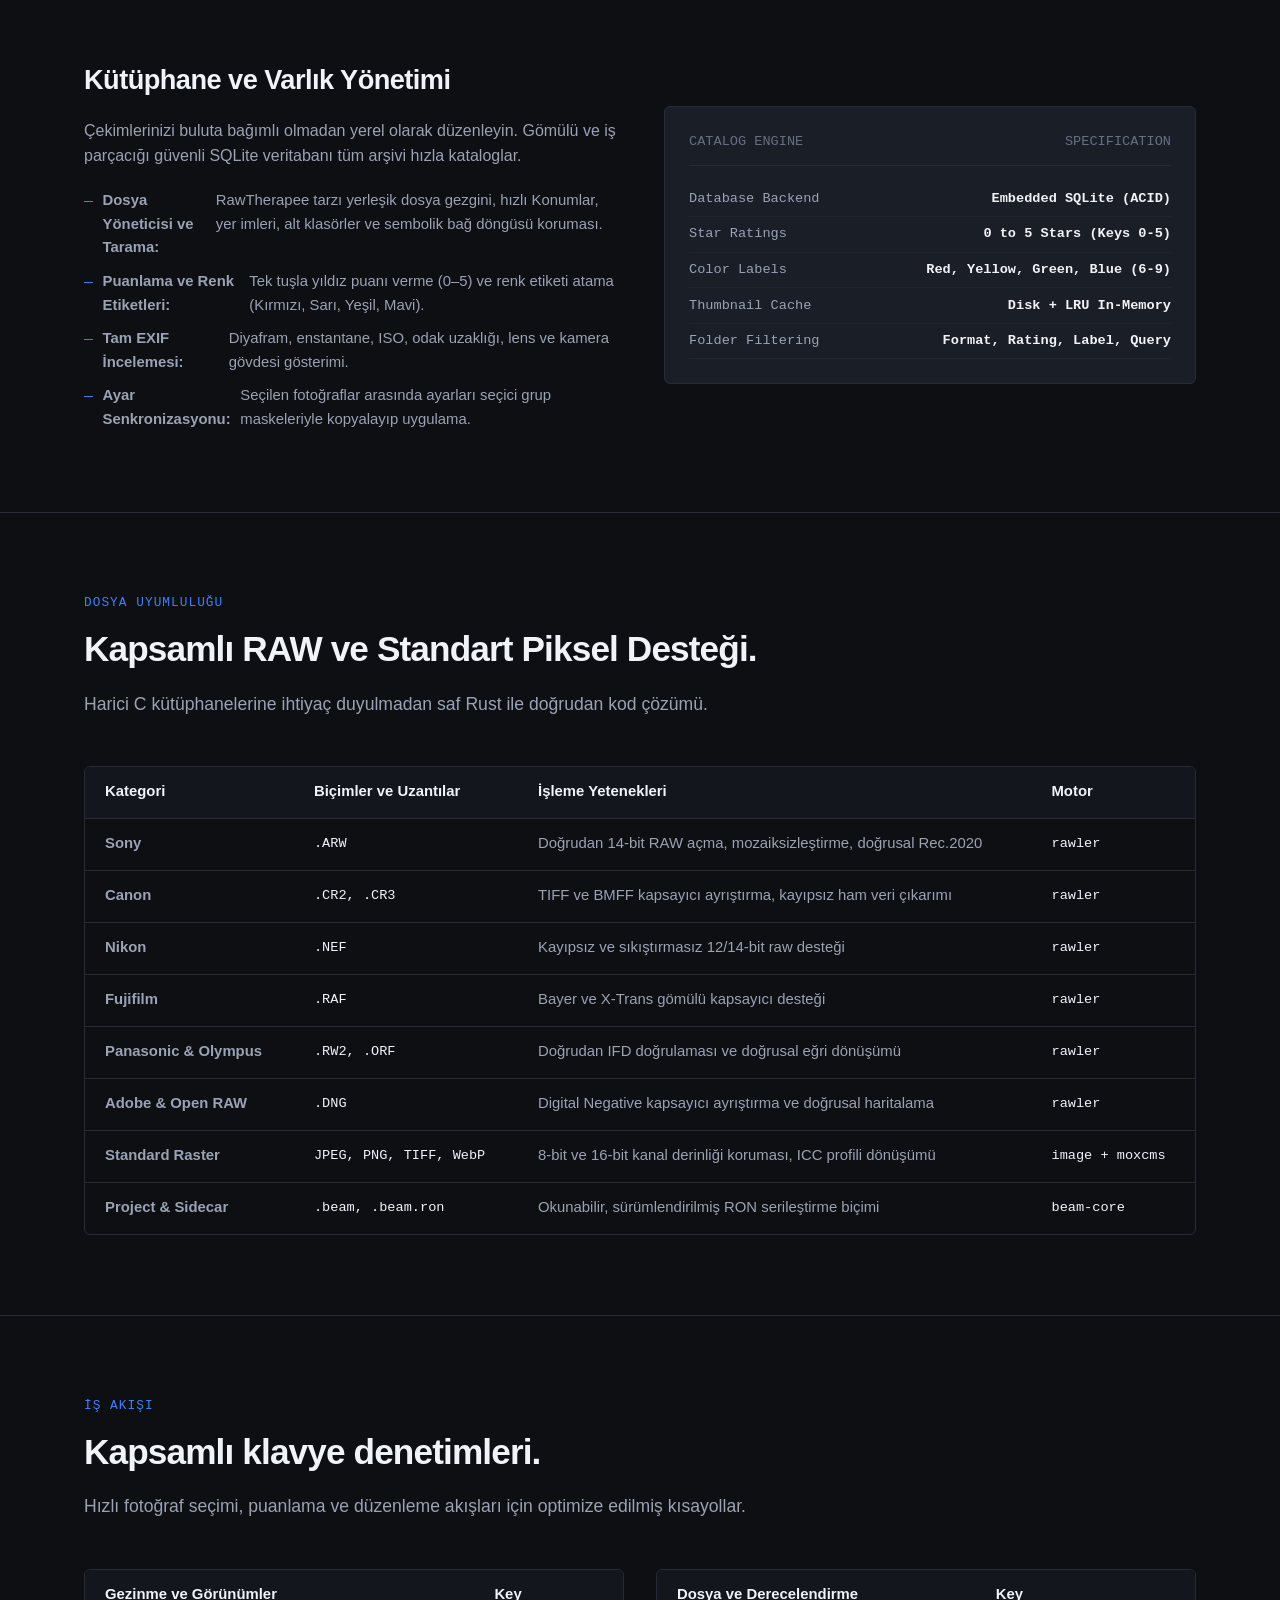
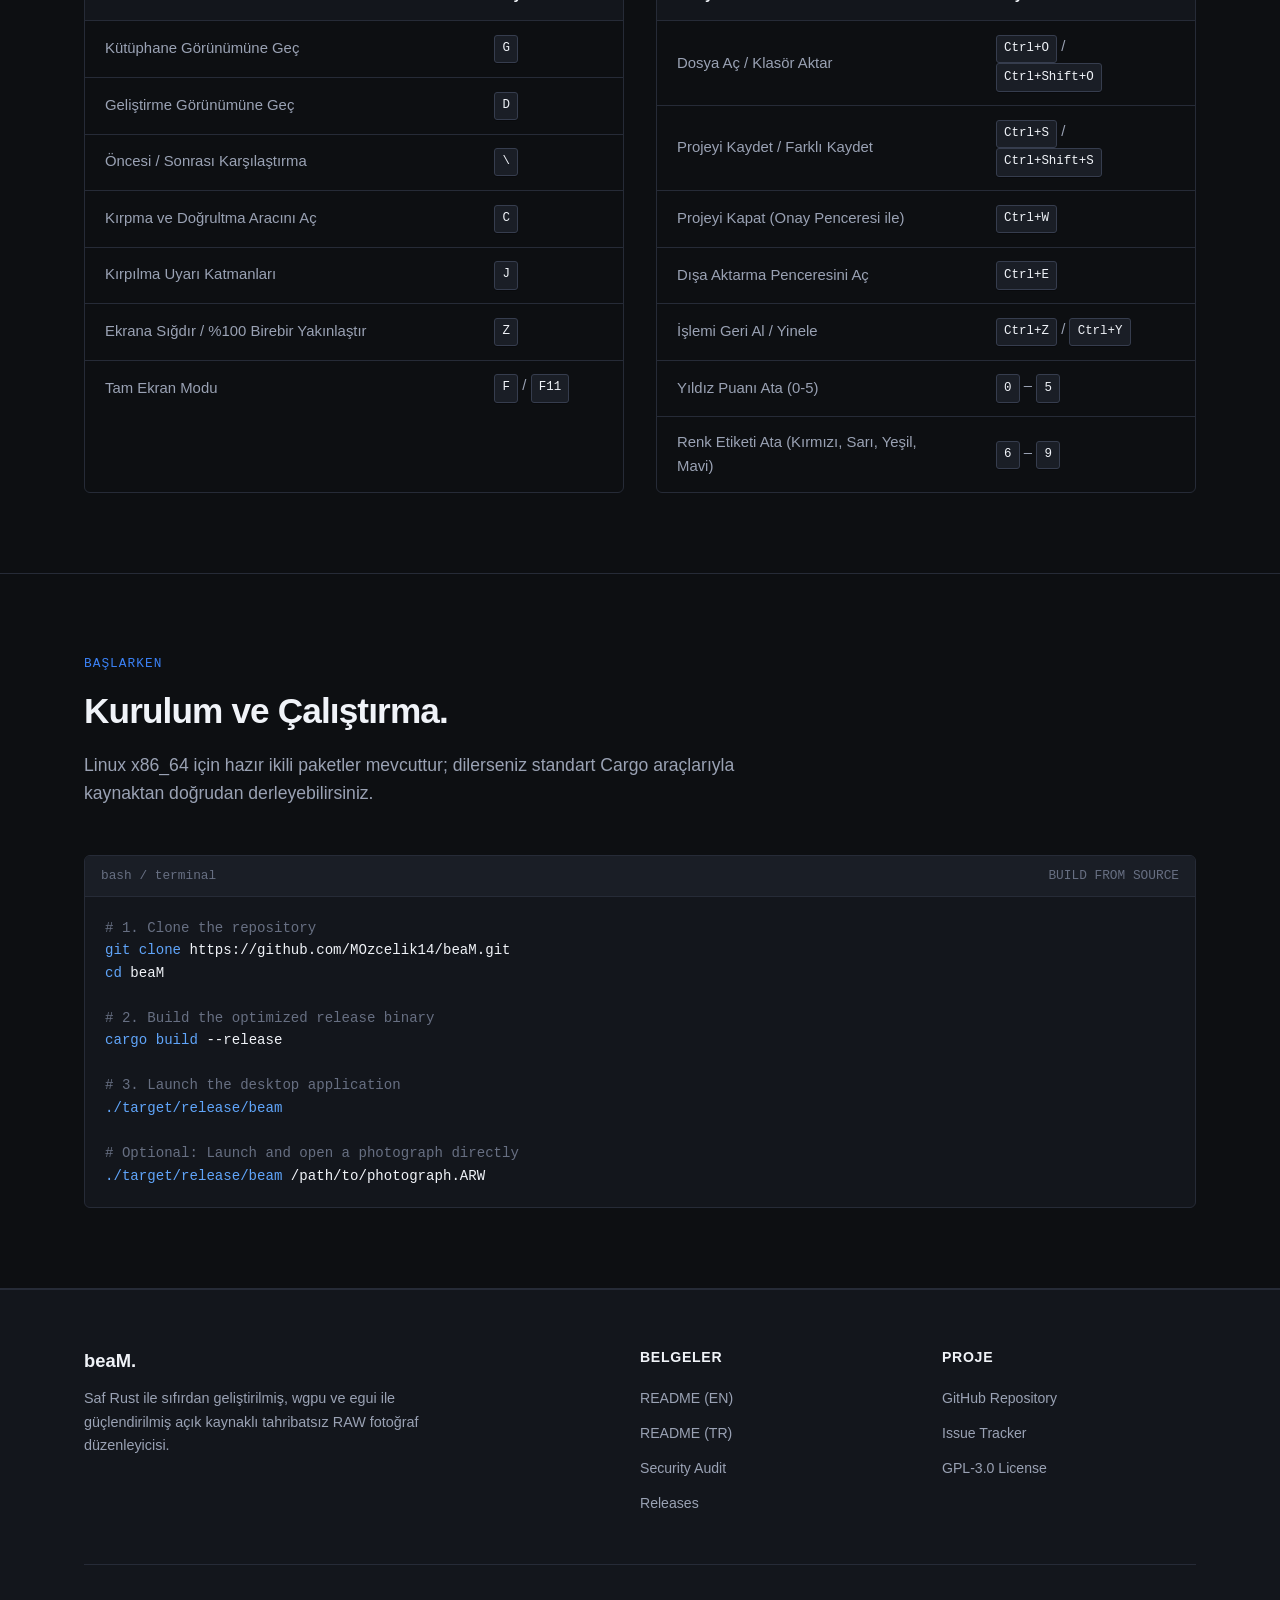
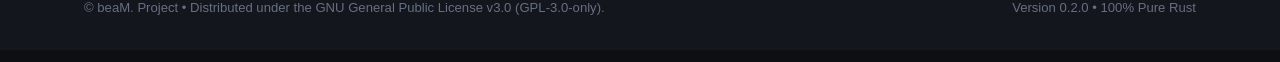
<file: tr.html>
<!DOCTYPE html>
<html lang="tr">
<head>
  <meta charset="UTF-8">
  <meta name="viewport" content="width=device-width, initial-scale=1.0">
  <title>beaM. — Profesyonel, Tahribatsız RAW Fotoğraf Düzenleyici ve Kütüphane Yöneticisi</title>
  <meta name="description" content="Saf Rust ile sıfırdan geliştirilmiş, wgpu ve egui ile güçlendirilmiş, Linux ve Windows için açık kaynaklı tahribatsız RAW fotoğraf düzenleyicisi ve kütüphane yöneticisi.">
  <link rel="icon" type="image/png" href="assets/icon_64.png">
  <link rel="stylesheet" href="style.css">
</head>
<body>

  <!-- Navigation Bar -->
  <header class="site-header">
    <div class="nav-container">
      <a href="#top" class="brand">
        <img src="assets/icon.png" alt="beaM. Icon" class="brand-icon">
        <span>beaM.</span>
      </a>

      <nav>
        <ul class="nav-links">
          <li>
            <a href="#overview" class="content-en">Overview</a>
            <a href="#overview" class="content-tr" style="display:none;">Genel Bakış</a>
          </li>
          <li>
            <a href="#architecture" class="content-en">Architecture</a>
            <a href="#architecture" class="content-tr" style="display:none;">Mimari</a>
          </li>
          <li>
            <a href="#features" class="content-en">Capabilities</a>
            <a href="#features" class="content-tr" style="display:none;">Yetenekler</a>
          </li>
          <li>
            <a href="#formats" class="content-en">Formats</a>
            <a href="#formats" class="content-tr" style="display:none;">Biçimler</a>
          </li>
          <li>
            <a href="#shortcuts" class="content-en">Shortcuts</a>
            <a href="#shortcuts" class="content-tr" style="display:none;">Kısayollar</a>
          </li>
          <li>
            <a href="#installation" class="content-en">Installation</a>
            <a href="#installation" class="content-tr" style="display:none;">Kurulum</a>
          </li>
        </ul>
      </nav>

      <div class="nav-actions">
        <div class="lang-switch" role="group" aria-label="Language selection">
          <button type="button" class="lang-btn lang-btn-en active">EN</button>
          <button type="button" class="lang-btn lang-btn-tr">TR</button>
        </div>
        <a href="https://github.com/MOzcelik14/beaM" class="btn btn-secondary" target="_blank" rel="noopener noreferrer">GitHub</a>
      </div>
    </div>
  </header>

  <main id="top">
    <!-- Hero Section -->
    <section class="hero">
      <div class="container hero-content">
        <div class="hero-meta">
          <span class="meta-item">v0.2.0</span>
          <span>&bull;</span>
          <span class="meta-item">Linux &amp; Windows</span>
          <span>&bull;</span>
          <span class="meta-item">GPL-3.0 License</span>
        </div>

        <!-- English Hero Header -->
        <div class="content-en">
          <h1 class="hero-title">Professional, Non-Destructive RAW Photo Editing.</h1>
          <p class="hero-subtitle">
            An independent, high-performance desktop photographic darkroom and library manager built from first principles in 100% pure Rust, powered by wgpu and egui.
          </p>
        </div>

        <!-- Turkish Hero Header -->
        <div class="content-tr" style="display:none;">
          <h1 class="hero-title">Profesyonel ve Tahribatsız RAW Fotoğraf Düzenleme.</h1>
          <p class="hero-subtitle">
            Saf Rust ile sıfırdan geliştirilmiş, wgpu ve egui ile güçlendirilmiş, tam denetim ve renk doğruluğu sunan bağımsız masaüstü fotoğraf işleme yazılımı.
          </p>
        </div>

        <div class="hero-tags">
          <span class="spec-tag">Pure Rust</span>
          <span class="spec-tag">WebGPU (wgpu 30)</span>
          <span class="spec-tag">egui 0.37</span>
          <span class="spec-tag">Linear Rec.2020 Working Space</span>
          <span class="spec-tag">Non-Destructive Sidecars</span>
          <span class="spec-tag">Zero C/C++ Dependencies</span>
        </div>

        <div class="hero-buttons">
          <div class="content-en">
            <a href="https://github.com/MOzcelik14/beaM/releases" class="btn btn-primary" target="_blank" rel="noopener noreferrer">Download Release</a>
            <a href="#installation" class="btn btn-secondary">Build from Source</a>
          </div>
          <div class="content-tr" style="display:none;">
            <a href="https://github.com/MOzcelik14/beaM/releases" class="btn btn-primary" target="_blank" rel="noopener noreferrer">Sürümü İndir</a>
            <a href="#installation" class="btn btn-secondary">Kaynaktan Derle</a>
          </div>
        </div>
      </div>
    </section>

    <!-- Overview Section -->
    <section id="overview" class="section">
      <div class="container">
        <div class="section-header">
          <div class="section-label">Overview</div>
          
          <div class="content-en">
            <h2 class="section-title">Built for color fidelity, speed, and asset privacy.</h2>
            <p class="section-desc">
              beaM. eliminates the overhead of legacy monolithic image editors. It provides an immediate-mode desktop experience where raw sensor data is preserved untouched, adjustments happen on the GPU in real time, and catalog metadata remains strictly local.
            </p>
          </div>

          <div class="content-tr" style="display:none;">
            <h2 class="section-title">Renk doğruluğu, hız ve veri gizliliği için tasarlandı.</h2>
            <p class="section-desc">
              beaM., monolitik eski fotoğraf düzenleyicilerin hantallığını ortadan kaldırır. Ham sensör verilerinin asla değiştirilmediği, GPU üzerinde gerçek zamanlı ayarlamaların yapıldığı ve katalog verilerinin tamamen yerel kaldığı anlık bir masaüstü deneyimi sunar.
            </p>
          </div>
        </div>

        <!-- Architectural Highlights (English) -->
        <div class="grid-4 content-en">
          <div class="card">
            <div class="card-number">01</div>
            <h3 class="card-title">Non-Destructive Sidecars</h3>
            <p class="card-text">
              Original RAW and raster files remain bit-for-bit immutable. Adjustments, curves, and crops are recorded in human-readable, git-diffable RON sidecar files (.beam).
            </p>
          </div>

          <div class="card">
            <div class="card-number">02</div>
            <h3 class="card-title">Linear Rec.2020 Gamut</h3>
            <p class="card-text">
              Internal tone mathematics execute in wide-gamut linear light. Physical exposure scaling, middle-gray contrast, and chromatic adaptation avoid gamut clipping.
            </p>
          </div>

          <div class="card">
            <div class="card-number">03</div>
            <h3 class="card-title">wgpu Hardware Pipeline</h3>
            <p class="card-text">
              Discrete WGSL shader passes operate across 32-bit floating-point textures. Proxy rendering ensures sub-millisecond slider interaction at monitor refresh rates.
            </p>
          </div>

          <div class="card">
            <div class="card-number">04</div>
            <h3 class="card-title">Tiled Export Subsystem</h3>
            <p class="card-text">
              High-resolution captures (40 MP, 60 MP, 100+ MP) are processed through a zero-seam tiled pipeline, keeping peak GPU memory consumption strictly bounded under 70 MB.
            </p>
          </div>
        </div>

        <!-- Architectural Highlights (Turkish) -->
        <div class="grid-4 content-tr" style="display:none;">
          <div class="card">
            <div class="card-number">01</div>
            <h3 class="card-title">Tahribatsız Yan Dosyalar</h3>
            <p class="card-text">
              Orijinal RAW ve piksel dosyaları disk üzerinde hiçbir zaman değiştirilmez. Tüm düzenlemeler, eğriler ve kırpmalar okunabilir RON yan dosyalarına (.beam) yazılır.
            </p>
          </div>

          <div class="card">
            <div class="card-number">02</div>
            <h3 class="card-title">Doğrusal Rec.2020 Uzayı</h3>
            <p class="card-text">
              Tüm ton hesaplamaları geniş gamutlu doğrusal ışıkta yürütülür. Fiziksel pozlama ölçekleme ve orta gri kontrastı renk kırpılmalarını tamamen engeller.
            </p>
          </div>

          <div class="card">
            <div class="card-number">03</div>
            <h3 class="card-title">wgpu Donanım Hattı</h3>
            <p class="card-text">
              Bağımsız WGSL gölgelendirici geçişleri 32-bit kayan noktalı dokular üzerinde çalışır. Vekil doku yaklaşımı kaydırıcılarda milisaniyenin altında akıcılık sunar.
            </p>
          </div>

          <div class="card">
            <div class="card-number">04</div>
            <h3 class="card-title">Parçalı Dışa Aktarma</h3>
            <p class="card-text">
              Yüksek çözünürlüklü fotoğraflar (40 MP, 60 MP, 100+ MP) dikişsiz parçalı işleme hattından geçer; GPU bellek tüketimi 70 MB'ın altında sabit tutulur.
            </p>
          </div>
        </div>
      </div>
    </section>

    <!-- Architecture & Color Science Section -->
    <section id="architecture" class="section">
      <div class="container">
        <div class="section-header">
          <div class="section-label content-en">Color Science</div>
          <div class="section-label content-tr" style="display:none;">Renk Bilimi</div>

          <div class="content-en">
            <h2 class="section-title">Physically grounded, linear tone processing.</h2>
            <p class="section-desc">
              Camera sensors record photons linearly. Conventional photo editors often apply adjustments in non-linear gamma spaces, creating muddy shadows and unnatural color shifts.
            </p>
          </div>

          <div class="content-tr" style="display:none;">
            <h2 class="section-title">Fiziksel temelli, doğrusal ton işleme mimarisi.</h2>
            <p class="section-desc">
              Kamera sensörleri fotonları doğrusal olarak yakalar. Geleneksel yazılımlar genellikle doğrusal olmayan gama uzaylarında işlem yaparak çamurlu gölgelere ve renk sapmalarına yol açar.
            </p>
          </div>
        </div>

        <div class="grid-2">
          <div class="panel-preview">
            <div class="panel-preview-header">
              <span>COLOR PIPELINE STAGES</span>
              <span>WGSL / wgpu</span>
            </div>
            <div class="panel-row">
              <span class="panel-label">Sensor RAW Data</span>
              <span class="panel-val">Native 14/16-bit CFA</span>
            </div>
            <div class="panel-row">
              <span class="panel-label">Demosaicing</span>
              <span class="panel-val">Bilinear / rawler</span>
            </div>
            <div class="panel-row">
              <span class="panel-label">Internal Working Space</span>
              <span class="panel-val">Linear Rec.2020 (f32)</span>
            </div>
            <div class="panel-row">
              <span class="panel-label">Exposure Multiplier</span>
              <span class="panel-val">I * 2^(EV)</span>
            </div>
            <div class="panel-row">
              <span class="panel-label">Midtone Contrast Pivot</span>
              <span class="panel-val">M = 0.18 (18% Gray)</span>
            </div>
            <div class="panel-row">
              <span class="panel-label">White Balance Adaptation</span>
              <span class="panel-val">Kelvin + Tint Gains</span>
            </div>
            <div class="panel-row">
              <span class="panel-label">Export Color Profiles</span>
              <span class="panel-val">sRGB / P3 / Adobe RGB</span>
            </div>
          </div>

          <div class="feature-info">
            <div class="content-en">
              <h3>Precision from RAW to Output</h3>
              <p>
                Every step of the pipeline respects the physical properties of light. When you adjust exposure by +1 EV, values are doubled in linear space rather than stretched non-linearly.
              </p>
              <ul class="feature-list">
                <li><strong>Middle-Gray Pivot:</strong> Contrast scales exponentially around 18% gray, preventing harsh shoulder clipping in bright highlights.</li>
                <li><strong>Chromatic Adaptation:</strong> White balance coefficients are calculated directly from Kelvin temperature and Green-Magenta tint coordinates.</li>
                <li><strong>Unfilterable Texel Loading:</strong> Direct texel access in display shaders ensures wide compatibility across Intel, AMD, and Nvidia drivers without driver extension dependencies.</li>
                <li><strong>Embedded ICC Profiles:</strong> Exported files feature standard embedded ICC tags generated natively via moxcms.</li>
              </ul>
            </div>

            <div class="content-tr" style="display:none;">
              <h3>RAW'dan Çıktıya Kesintisiz Hassasiyet</h3>
              <p>
                İşleme hattının her aşaması ışığın fiziksel davranışına sadık kalır. Pozlamayı +1 EV artırdığınızda değerler yapay olarak gerilmez; doğrusal uzayda tam 2 katına çıkarılır.
              </p>
              <ul class="feature-list">
                <li><strong>Orta Gri Ekseni:</strong> Kontrast %18 gri ekseninde üstel olarak ölçeklenir; parlak alanlarda sert kırpılmalar önlenir.</li>
                <li><strong>Kromatik Uyarlama:</strong> Beyaz dengesi katsayıları doğrudan Kelvin sıcaklığı ve Yeşil-Macenta koordinatlarından türetilir.</li>
                <li><strong>Doğrudan Doku Erişimi:</strong> Ekran gölgelendiricilerinde doğrudan piksel yükleme (texel load) kullanılarak sürücü uyumsuzlukları bertaraf edilir.</li>
                <li><strong>Gömülü ICC Profilleri:</strong> Dışa aktarılan dosyalara moxcms tarafından saf Rust ile üretilmiş standart ICC profilleri işlenir.</li>
              </ul>
            </div>
          </div>
        </div>
      </div>
    </section>

    <!-- Key Capabilities Section -->
    <section id="features" class="section">
      <div class="container">
        <div class="section-header">
          <div class="section-label content-en">Capabilities</div>
          <div class="section-label content-tr" style="display:none;">Yetenekler</div>

          <div class="content-en">
            <h2 class="section-title">Designed for demanding digital darkroom workflows.</h2>
            <p class="section-desc">
              An integrated toolset covering the complete journey from initial card ingestion to finalized master exports.
            </p>
          </div>

          <div class="content-tr" style="display:none;">
            <h2 class="section-title">Kapsamlı karanlık oda iş akışları için geliştirildi.</h2>
            <p class="section-desc">
              Karttan içe aktarmadan nihai yüksek çözünürlüklü dışa aktarıma kadar tüm süreci kapsayan bütünleşik araç seti.
            </p>
          </div>
        </div>

        <div class="feature-row">
          <!-- Feature 1: Develop Panel -->
          <div class="feature-block">
            <div class="feature-info">
              <div class="content-en">
                <h3>Develop &amp; Tonal Adjustments</h3>
                <p>
                  Fine-tune your photographs with fine-grained parametric controls. Sliders provide live GPU feedback with zero latency.
                </p>
                <ul class="feature-list">
                  <li><strong>Tone &amp; White Balance:</strong> Exposure, Contrast, Highlights, Shadows, Kelvin Temperature (2000K–12000K), and Tint.</li>
                  <li><strong>Spline Tone Curve:</strong> Interactive curve widget supporting parametric adjustments and arbitrary point placement.</li>
                  <li><strong>8-Band HSL:</strong> Dedicated Hue, Saturation, and Luminance bands for red, orange, yellow, green, aqua, blue, purple, and magenta.</li>
                  <li><strong>Clipping Warnings:</strong> Real-time highlight blowout and shadow crush visualizers activated via the J shortcut.</li>
                </ul>
              </div>

              <div class="content-tr" style="display:none;">
                <h3>Geliştirme ve Tonal Ayarlamalar</h3>
                <p>
                  Fotoğraflarınızı hassas parametrik denetimlerle işleyin. Kaydırıcılar GPU üzerinde sıfır gecikmeyle anlık görsel geri bildirim sunar.
                </p>
                <ul class="feature-list">
                  <li><strong>Ton ve Beyaz Dengesi:</strong> Pozlama, Kontrast, Işıklar, Gölgeler, Kelvin Sıcaklığı (2000K–12000K) ve Renk Tonu.</li>
                  <li><strong>Spline Ton Eğrisi:</strong> Parametrik ayarları ve serbest kontrol noktalarını destekleyen etkileşimli ton eğrisi.</li>
                  <li><strong>8 Bant HSL:</strong> Kırmızıdan macentaya 8 bağımsız renk bandı için Renk Tonu, Doygunluk ve Parlaklık denetimi.</li>
                  <li><strong>Kırpılma Uyarıları:</strong> J kısayoluyla açılan canlı patlayan açık ton ve tıkanan koyu ton görselleştiricisi.</li>
                </ul>
              </div>
            </div>

            <div class="panel-preview">
              <div class="panel-preview-header">
                <span>DEVELOP CONTROLS</span>
                <span>RANGE</span>
              </div>
              <div class="panel-row">
                <span class="panel-label">Exposure</span>
                <span class="panel-val">-5.00 to +5.00 EV</span>
              </div>
              <div class="panel-row">
                <span class="panel-label">Contrast</span>
                <span class="panel-val">-100 to +100</span>
              </div>
              <div class="panel-row">
                <span class="panel-label">Temperature</span>
                <span class="panel-val">2,000K to 12,000K</span>
              </div>
              <div class="panel-row">
                <span class="panel-label">Tint</span>
                <span class="panel-val">-100 to +100</span>
              </div>
              <div class="panel-row">
                <span class="panel-label">Highlights / Shadows</span>
                <span class="panel-val">-100 to +100</span>
              </div>
              <div class="panel-row">
                <span class="panel-label">Tone Curve</span>
                <span class="panel-val">Natural Cubic Spline</span>
              </div>
              <div class="panel-row">
                <span class="panel-label">HSL Bands</span>
                <span class="panel-val">8 Channels (H, S, L)</span>
              </div>
            </div>
          </div>

          <!-- Feature 2: Composition & Comparisons -->
          <div class="feature-block reverse">
            <div class="feature-info">
              <div class="content-en">
                <h3>Composition &amp; Comparison Views</h3>
                <p>
                  Evaluate adjustments with side-by-side accuracy and reframe compositions with dedicated geometry tools.
                </p>
                <ul class="feature-list">
                  <li><strong>Three Comparison Modes:</strong> Toggle mode (\), interactive split screen with draggable divider, and concurrent dual side-by-side viewports.</li>
                  <li><strong>Interactive Crop:</strong> Aspect ratio constraints (1:1, 4:5, 3:2, 16:9, Free) with rule-of-thirds grid overlay.</li>
                  <li><strong>Continuous Straighten:</strong> Fine-angle horizon alignment (-45.0° to +45.0°) with 1-click reset.</li>
                  <li><strong>50-Step History Stack:</strong> Linear undo/redo with point-in-time jump support and grouped slider commit semantics.</li>
                </ul>
              </div>

              <div class="content-tr" style="display:none;">
                <h3>Kompozisyon ve Karşılaştırma Modları</h3>
                <p>
                  Düzenlemelerinizi hassas karşılaştırma görünümleriyle değerlendirin, geometri araçlarıyla kompozisyonunuzu kusursuzlaştırın.
                </p>
                <ul class="feature-list">
                  <li><strong>Üç Karşılaştırma Modu:</strong> Hızlı geçiş (\), sürüklenebilir ayırıcılı bölünmüş ekran ve eşzamanlı yan yana görünüm.</li>
                  <li><strong>Etkileşimli Kırpma:</strong> Sabit oran kilitleri (1:1, 4:5, 3:2, 16:9, Serbest) ve 1/3 kılavuz ızgarası.</li>
                  <li><strong>Sürekli Doğrultma:</strong> Ufuk çizgisini ayarlamak için hassas açı kaydırıcısı (-45.0° ile +45.0°).</li>
                  <li><strong>50 Adımlı Geçmiş:</strong> İstenilen ana tek tıkla dönülebilen doğrusal geri alma/yineleme geçmişi.</li>
                </ul>
              </div>
            </div>

            <div class="panel-preview">
              <div class="panel-preview-header">
                <span>VIEWPORT TOOLS</span>
                <span>SHORTCUT</span>
              </div>
              <div class="panel-row">
                <span class="panel-label">Before / After Toggle</span>
                <span class="panel-val">\</span>
              </div>
              <div class="panel-row">
                <span class="panel-label">Interactive Crop Tool</span>
                <span class="panel-val">C</span>
              </div>
              <div class="panel-row">
                <span class="panel-label">Zoom 100% / Fit</span>
                <span class="panel-val">Z</span>
              </div>
              <div class="panel-row">
                <span class="panel-label">Undo / Redo</span>
                <span class="panel-val">Ctrl+Z / Ctrl+Y</span>
              </div>
              <div class="panel-row">
                <span class="panel-label">Filmstrip Tray</span>
                <span class="panel-val">Toggle in View</span>
              </div>
              <div class="panel-row">
                <span class="panel-label">Aspect Ratios</span>
                <span class="panel-val">1:1, 4:5, 3:2, 16:9, Free</span>
              </div>
            </div>
          </div>

          <!-- Feature 3: Library & Ingestion -->
          <div class="feature-block">
            <div class="feature-info">
              <div class="content-en">
                <h3>Library &amp; Asset Cataloging</h3>
                <p>
                  Keep sessions organized without cloud dependence. An embedded, thread-safe SQLite database catalogues your shoots locally.
                </p>
                <ul class="feature-list">
                  <li><strong>File Browser &amp; Ingestion:</strong> RawTherapee-style directory navigator with quick Places, bookmarks, subfolder browsing, and symlink loop protection.</li>
                  <li><strong>Ratings &amp; Color Labels:</strong> Single-key rating (0–5) and label assignment (Red, Yellow, Green, Blue).</li>
                  <li><strong>Full EXIF Inspection:</strong> Aperture, shutter speed, ISO, focal length, lens, camera body, and orientation tags.</li>
                  <li><strong>Settings Synchronization:</strong> Copy and paste adjustments across single or multi-selected photographs with selective group masking.</li>
                </ul>
              </div>

              <div class="content-tr" style="display:none;">
                <h3>Kütüphane ve Varlık Yönetimi</h3>
                <p>
                  Çekimlerinizi buluta bağımlı olmadan yerel olarak düzenleyin. Gömülü ve iş parçacığı güvenli SQLite veritabanı tüm arşivi hızla kataloglar.
                </p>
                <ul class="feature-list">
                  <li><strong>Dosya Yöneticisi ve Tarama:</strong> RawTherapee tarzı yerleşik dosya gezgini, hızlı Konumlar, yer imleri, alt klasörler ve sembolik bağ döngüsü koruması.</li>
                  <li><strong>Puanlama ve Renk Etiketleri:</strong> Tek tuşla yıldız puanı verme (0–5) ve renk etiketi atama (Kırmızı, Sarı, Yeşil, Mavi).</li>
                  <li><strong>Tam EXIF İncelemesi:</strong> Diyafram, enstantane, ISO, odak uzaklığı, lens ve kamera gövdesi gösterimi.</li>
                  <li><strong>Ayar Senkronizasyonu:</strong> Seçilen fotoğraflar arasında ayarları seçici grup maskeleriyle kopyalayıp uygulama.</li>
                </ul>
              </div>
            </div>

            <div class="panel-preview">
              <div class="panel-preview-header">
                <span>CATALOG ENGINE</span>
                <span>SPECIFICATION</span>
              </div>
              <div class="panel-row">
                <span class="panel-label">Database Backend</span>
                <span class="panel-val">Embedded SQLite (ACID)</span>
              </div>
              <div class="panel-row">
                <span class="panel-label">Star Ratings</span>
                <span class="panel-val">0 to 5 Stars (Keys 0-5)</span>
              </div>
              <div class="panel-row">
                <span class="panel-label">Color Labels</span>
                <span class="panel-val">Red, Yellow, Green, Blue (6-9)</span>
              </div>
              <div class="panel-row">
                <span class="panel-label">Thumbnail Cache</span>
                <span class="panel-val">Disk + LRU In-Memory</span>
              </div>
              <div class="panel-row">
                <span class="panel-label">Folder Filtering</span>
                <span class="panel-val">Format, Rating, Label, Query</span>
              </div>
            </div>
          </div>
        </div>
      </div>
    </section>

    <!-- Supported Formats Section -->
    <section id="formats" class="section">
      <div class="container">
        <div class="section-header">
          <div class="section-label content-en">File Compatibility</div>
          <div class="section-label content-tr" style="display:none;">Dosya Uyumluluğu</div>

          <div class="content-en">
            <h2 class="section-title">Extensive RAW &amp; Raster Format Support.</h2>
            <p class="section-desc">
              Decoded natively in pure Rust without external shared C libraries.
            </p>
          </div>

          <div class="content-tr" style="display:none;">
            <h2 class="section-title">Kapsamlı RAW ve Standart Piksel Desteği.</h2>
            <p class="section-desc">
              Harici C kütüphanelerine ihtiyaç duyulmadan saf Rust ile doğrudan kod çözümü.
            </p>
          </div>
        </div>

        <div class="table-responsive">
          <table>
            <thead>
              <tr>
                <th class="content-en">Category</th>
                <th class="content-tr" style="display:none;">Kategori</th>
                <th class="content-en">Formats &amp; Extensions</th>
                <th class="content-tr" style="display:none;">Biçimler ve Uzantılar</th>
                <th class="content-en">Processing Capabilities</th>
                <th class="content-tr" style="display:none;">İşleme Yetenekleri</th>
                <th class="content-en">Engine</th>
                <th class="content-tr" style="display:none;">Motor</th>
              </tr>
            </thead>
            <tbody>
              <tr>
                <td><strong>Sony</strong></td>
                <td class="mono-cell">.ARW</td>
                <td class="content-en">Native 14-bit RAW decode, demosaicing, linear Rec.2020</td>
                <td class="content-tr" style="display:none;">Doğrudan 14-bit RAW açma, mozaiksizleştirme, doğrusal Rec.2020</td>
                <td class="mono-cell">rawler</td>
              </tr>
              <tr>
                <td><strong>Canon</strong></td>
                <td class="mono-cell">.CR2, .CR3</td>
                <td class="content-en">TIFF and BMFF container parsing, lossless raw recovery</td>
                <td class="content-tr" style="display:none;">TIFF ve BMFF kapsayıcı ayrıştırma, kayıpsız ham veri çıkarımı</td>
                <td class="mono-cell">rawler</td>
              </tr>
              <tr>
                <td><strong>Nikon</strong></td>
                <td class="mono-cell">.NEF</td>
                <td class="content-en">Lossless and uncompressed 12/14-bit raw support</td>
                <td class="content-tr" style="display:none;">Kayıpsız ve sıkıştırmasız 12/14-bit raw desteği</td>
                <td class="mono-cell">rawler</td>
              </tr>
              <tr>
                <td><strong>Fujifilm</strong></td>
                <td class="mono-cell">.RAF</td>
                <td class="content-en">Bayer &amp; X-Trans embedded container parsing</td>
                <td class="content-tr" style="display:none;">Bayer ve X-Trans gömülü kapsayıcı desteği</td>
                <td class="mono-cell">rawler</td>
              </tr>
              <tr>
                <td><strong>Panasonic &amp; Olympus</strong></td>
                <td class="mono-cell">.RW2, .ORF</td>
                <td class="content-en">Native IFD validation and linear curve demosaicing</td>
                <td class="content-tr" style="display:none;">Doğrudan IFD doğrulaması ve doğrusal eğri dönüşümü</td>
                <td class="mono-cell">rawler</td>
              </tr>
              <tr>
                <td><strong>Adobe &amp; Open RAW</strong></td>
                <td class="mono-cell">.DNG</td>
                <td class="content-en">Digital Negative container parsing and linear mapping</td>
                <td class="content-tr" style="display:none;">Digital Negative kapsayıcı ayrıştırma ve doğrusal haritalama</td>
                <td class="mono-cell">rawler</td>
              </tr>
              <tr>
                <td><strong>Standard Raster</strong></td>
                <td class="mono-cell">JPEG, PNG, TIFF, WebP</td>
                <td class="content-en">8-bit &amp; 16-bit channel depth preservation, ICC profile conversion</td>
                <td class="content-tr" style="display:none;">8-bit ve 16-bit kanal derinliği koruması, ICC profili dönüşümü</td>
                <td class="mono-cell">image + moxcms</td>
              </tr>
              <tr>
                <td><strong>Project &amp; Sidecar</strong></td>
                <td class="mono-cell">.beam, .beam.ron</td>
                <td class="content-en">Human-readable, versioned RON serialization format</td>
                <td class="content-tr" style="display:none;">Okunabilir, sürümlendirilmiş RON serileştirme biçimi</td>
                <td class="mono-cell">beam-core</td>
              </tr>
            </tbody>
          </table>
        </div>
      </div>
    </section>

    <!-- Keyboard Shortcuts Section -->
    <section id="shortcuts" class="section">
      <div class="container">
        <div class="section-header">
          <div class="section-label content-en">Workflow</div>
          <div class="section-label content-tr" style="display:none;">İş Akışı</div>

          <div class="content-en">
            <h2 class="section-title">Comprehensive keyboard controls.</h2>
            <p class="section-desc">
              Designed for rapid, mouse-optional culling, rating, and adjustment workflows.
            </p>
          </div>

          <div class="content-tr" style="display:none;">
            <h2 class="section-title">Kapsamlı klavye denetimleri.</h2>
            <p class="section-desc">
              Hızlı fotoğraf seçimi, puanlama ve düzenleme akışları için optimize edilmiş kısayollar.
            </p>
          </div>
        </div>

        <div class="grid-2">
          <div class="table-responsive">
            <table>
              <thead>
                <tr>
                  <th class="content-en">Navigation &amp; Views</th>
                  <th class="content-tr" style="display:none;">Gezinme ve Görünümler</th>
                  <th>Key</th>
                </tr>
              </thead>
              <tbody>
                <tr>
                  <td class="content-en">Switch to Library Grid View</td>
                  <td class="content-tr" style="display:none;">Kütüphane Görünümüne Geç</td>
                  <td><span class="kbd">G</span></td>
                </tr>
                <tr>
                  <td class="content-en">Switch to Develop View</td>
                  <td class="content-tr" style="display:none;">Geliştirme Görünümüne Geç</td>
                  <td><span class="kbd">D</span></td>
                </tr>
                <tr>
                  <td class="content-en">Toggle Before / After View</td>
                  <td class="content-tr" style="display:none;">Öncesi / Sonrası Karşılaştırma</td>
                  <td><span class="kbd">\</span></td>
                </tr>
                <tr>
                  <td class="content-en">Toggle Crop &amp; Straighten Tool</td>
                  <td class="content-tr" style="display:none;">Kırpma ve Doğrultma Aracını Aç</td>
                  <td><span class="kbd">C</span></td>
                </tr>
                <tr>
                  <td class="content-en">Toggle Highlight / Shadow Clipping</td>
                  <td class="content-tr" style="display:none;">Kırpılma Uyarı Katmanları</td>
                  <td><span class="kbd">J</span></td>
                </tr>
                <tr>
                  <td class="content-en">Toggle Zoom to Fit / 100% (1:1)</td>
                  <td class="content-tr" style="display:none;">Ekrana Sığdır / %100 Birebir Yakınlaştır</td>
                  <td><span class="kbd">Z</span></td>
                </tr>
                <tr>
                  <td class="content-en">Toggle Fullscreen Mode</td>
                  <td class="content-tr" style="display:none;">Tam Ekran Modu</td>
                  <td><span class="kbd">F</span> / <span class="kbd">F11</span></td>
                </tr>
              </tbody>
            </table>
          </div>

          <div class="table-responsive">
            <table>
              <thead>
                <tr>
                  <th class="content-en">File &amp; Culling Actions</th>
                  <th class="content-tr" style="display:none;">Dosya ve Derecelendirme</th>
                  <th>Key</th>
                </tr>
              </thead>
              <tbody>
                <tr>
                  <td class="content-en">Open File / Import Folder</td>
                  <td class="content-tr" style="display:none;">Dosya Aç / Klasör Aktar</td>
                  <td><span class="kbd">Ctrl+O</span> / <span class="kbd">Ctrl+Shift+O</span></td>
                </tr>
                <tr>
                  <td class="content-en">Save Project / Save As...</td>
                  <td class="content-tr" style="display:none;">Projeyi Kaydet / Farklı Kaydet</td>
                  <td><span class="kbd">Ctrl+S</span> / <span class="kbd">Ctrl+Shift+S</span></td>
                </tr>
                <tr>
                  <td class="content-en">Close Project (with Unsaved Check)</td>
                  <td class="content-tr" style="display:none;">Projeyi Kapat (Onay Penceresi ile)</td>
                  <td><span class="kbd">Ctrl+W</span></td>
                </tr>
                <tr>
                  <td class="content-en">Open Export Dialog</td>
                  <td class="content-tr" style="display:none;">Dışa Aktarma Penceresini Aç</td>
                  <td><span class="kbd">Ctrl+E</span></td>
                </tr>
                <tr>
                  <td class="content-en">Undo / Redo Edit Step</td>
                  <td class="content-tr" style="display:none;">İşlemi Geri Al / Yinele</td>
                  <td><span class="kbd">Ctrl+Z</span> / <span class="kbd">Ctrl+Y</span></td>
                </tr>
                <tr>
                  <td class="content-en">Set Star Rating (0 to 5)</td>
                  <td class="content-tr" style="display:none;">Yıldız Puanı Ata (0-5)</td>
                  <td><span class="kbd">0</span> – <span class="kbd">5</span></td>
                </tr>
                <tr>
                  <td class="content-en">Set Color Label (Red, Yellow, Green, Blue)</td>
                  <td class="content-tr" style="display:none;">Renk Etiketi Ata (Kırmızı, Sarı, Yeşil, Mavi)</td>
                  <td><span class="kbd">6</span> – <span class="kbd">9</span></td>
                </tr>
              </tbody>
            </table>
          </div>
        </div>
      </div>
    </section>

    <!-- Installation & Quick Start Section -->
    <section id="installation" class="section">
      <div class="container">
        <div class="section-header">
          <div class="section-label content-en">Getting Started</div>
          <div class="section-label content-tr" style="display:none;">Başlarken</div>

          <div class="content-en">
            <h2 class="section-title">Installation and Execution.</h2>
            <p class="section-desc">
              Pre-compiled release packages are available for Linux x86_64, or compile natively using standard Cargo tools.
            </p>
          </div>

          <div class="content-tr" style="display:none;">
            <h2 class="section-title">Kurulum ve Çalıştırma.</h2>
            <p class="section-desc">
              Linux x86_64 için hazır ikili paketler mevcuttur; dilerseniz standart Cargo araçlarıyla kaynaktan doğrudan derleyebilirsiniz.
            </p>
          </div>
        </div>

        <div class="terminal-box">
          <div class="terminal-header">
            <span>bash / terminal</span>
            <span>BUILD FROM SOURCE</span>
          </div>
          <pre class="terminal-code"><code><span class="code-comment"># 1. Clone the repository</span>
<span class="code-cmd">git clone</span> https://github.com/MOzcelik14/beaM.git
<span class="code-cmd">cd</span> beaM

<span class="code-comment"># 2. Build the optimized release binary</span>
<span class="code-cmd">cargo build</span> --release

<span class="code-comment"># 3. Launch the desktop application</span>
<span class="code-cmd">./target/release/beam</span>

<span class="code-comment"># Optional: Launch and open a photograph directly</span>
<span class="code-cmd">./target/release/beam</span> /path/to/photograph.ARW</code></pre>
        </div>
      </div>
    </section>
  </main>

  <!-- Site Footer -->
  <footer class="site-footer">
    <div class="container">
      <div class="footer-grid">
        <div class="footer-brand">
          <h4>beaM.</h4>
          <p class="content-en">
            Open-source, non-destructive RAW photo editor and library manager built in 100% pure Rust, powered by wgpu and egui.
          </p>
          <p class="content-tr" style="display:none;">
            Saf Rust ile sıfırdan geliştirilmiş, wgpu ve egui ile güçlendirilmiş açık kaynaklı tahribatsız RAW fotoğraf düzenleyicisi.
          </p>
        </div>

        <div class="footer-col">
          <h5 class="content-en">Documentation</h5>
          <h5 class="content-tr" style="display:none;">Belgeler</h5>
          <ul>
            <li><a href="https://github.com/MOzcelik14/beaM/blob/master/README.md" target="_blank" rel="noopener noreferrer">README (EN)</a></li>
            <li><a href="https://github.com/MOzcelik14/beaM/blob/master/README.tr.md" target="_blank" rel="noopener noreferrer">README (TR)</a></li>
            <li><a href="https://github.com/MOzcelik14/beaM/blob/master/SECURITY_AUDIT.md" target="_blank" rel="noopener noreferrer">Security Audit</a></li>
            <li><a href="https://github.com/MOzcelik14/beaM/releases" target="_blank" rel="noopener noreferrer">Releases</a></li>
          </ul>
        </div>

        <div class="footer-col">
          <h5 class="content-en">Project</h5>
          <h5 class="content-tr" style="display:none;">Proje</h5>
          <ul>
            <li><a href="https://github.com/MOzcelik14/beaM" target="_blank" rel="noopener noreferrer">GitHub Repository</a></li>
            <li><a href="https://github.com/MOzcelik14/beaM/issues" target="_blank" rel="noopener noreferrer">Issue Tracker</a></li>
            <li><a href="https://github.com/MOzcelik14/beaM/blob/master/LICENSE" target="_blank" rel="noopener noreferrer">GPL-3.0 License</a></li>
          </ul>
        </div>
      </div>

      <div class="footer-bottom">
        <span>&copy; beaM. Project &bull; Distributed under the GNU General Public License v3.0 (GPL-3.0-only).</span>
        <span>Version 0.2.0 &bull; 100% Pure Rust</span>
      </div>
    </div>
  </footer>

  <script src="app.js"></script>
</body>
</html>
</file>
<file: style.css>
:root {
  --bg-primary: #0d0f12;
  --bg-secondary: #13161c;
  --bg-surface: #1a1e26;
  --bg-surface-elevated: #222733;
  --border-subtle: #262b37;
  --border-strong: #363d4e;
  
  --text-primary: #f0f3f8;
  --text-secondary: #9aa2b4;
  --text-muted: #676f82;
  
  --accent-primary: #3b82f6;
  --accent-hover: #60a5fa;
  --accent-subtle: rgba(59, 130, 246, 0.12);
  
  --font-sans: -apple-system, BlinkMacSystemFont, "Segoe UI", Roboto, "Helvetica Neue", Arial, sans-serif;
  --font-mono: ui-monospace, "SFMono-Regular", Menlo, Monaco, Consolas, "Liberation Mono", "Courier New", monospace;
  
  --max-width: 1160px;
  --radius-sm: 4px;
  --radius-md: 6px;
  --radius-lg: 8px;
  --transition-fast: 0.15s ease;
}

* {
  box-sizing: border-box;
  margin: 0;
  padding: 0;
}

html {
  font-family: var(--font-sans);
  background-color: var(--bg-primary);
  color: var(--text-primary);
  line-height: 1.6;
  scroll-behavior: smooth;
  -webkit-font-smoothing: antialiased;
}

body {
  min-height: 100vh;
  display: flex;
  flex-direction: column;
}

a {
  color: var(--accent-primary);
  text-decoration: none;
  transition: color var(--transition-fast);
}

a:hover {
  color: var(--accent-hover);
}

/* Header & Navigation */
.site-header {
  position: sticky;
  top: 0;
  z-index: 100;
  background-color: rgba(13, 15, 18, 0.92);
  backdrop-filter: blur(8px);
  border-bottom: 1px solid var(--border-subtle);
}

.nav-container {
  max-width: var(--max-width);
  margin: 0 auto;
  padding: 0.85rem 1.5rem;
  display: flex;
  align-items: center;
  justify-content: space-between;
  gap: 1.5rem;
}

.brand {
  display: flex;
  align-items: center;
  gap: 0.75rem;
  font-weight: 700;
  font-size: 1.25rem;
  letter-spacing: -0.02em;
  color: var(--text-primary);
}

.brand-icon {
  width: 28px;
  height: 28px;
  border-radius: var(--radius-sm);
  display: block;
}

.nav-links {
  display: flex;
  align-items: center;
  gap: 1.75rem;
  list-style: none;
}

.nav-links a {
  color: var(--text-secondary);
  font-size: 0.92rem;
  font-weight: 500;
  transition: color var(--transition-fast);
}

.nav-links a:hover {
  color: var(--text-primary);
}

.nav-actions {
  display: flex;
  align-items: center;
  gap: 1rem;
}

.lang-switch {
  display: inline-flex;
  border: 1px solid var(--border-subtle);
  border-radius: var(--radius-sm);
  overflow: hidden;
  background-color: var(--bg-secondary);
}

.lang-btn {
  background: transparent;
  border: none;
  color: var(--text-muted);
  padding: 0.35rem 0.65rem;
  font-size: 0.8rem;
  font-weight: 600;
  font-family: var(--font-mono);
  cursor: pointer;
  transition: all var(--transition-fast);
}

.lang-btn.active {
  background-color: var(--bg-surface-elevated);
  color: var(--text-primary);
}

.lang-btn:hover:not(.active) {
  color: var(--text-secondary);
}

/* Layout Container */
.container {
  max-width: var(--max-width);
  margin: 0 auto;
  padding: 0 1.5rem;
  width: 100%;
}

/* Hero Section */
.hero {
  padding: 5rem 0 4rem;
  border-bottom: 1px solid var(--border-subtle);
}

.hero-content {
  max-width: 840px;
}

.hero-meta {
  display: flex;
  align-items: center;
  gap: 0.75rem;
  margin-bottom: 1.25rem;
  font-family: var(--font-mono);
  font-size: 0.82rem;
  color: var(--text-muted);
}

.meta-item {
  color: var(--text-secondary);
}

.hero-title {
  font-size: 3.2rem;
  font-weight: 800;
  letter-spacing: -0.035em;
  line-height: 1.15;
  margin-bottom: 1.25rem;
  color: #ffffff;
}

.hero-subtitle {
  font-size: 1.25rem;
  line-height: 1.6;
  color: var(--text-secondary);
  margin-bottom: 2rem;
  font-weight: 400;
}

.hero-tags {
  display: flex;
  flex-wrap: wrap;
  gap: 0.5rem;
  margin-bottom: 2.5rem;
}

.spec-tag {
  display: inline-flex;
  align-items: center;
  font-family: var(--font-mono);
  font-size: 0.78rem;
  padding: 0.25rem 0.6rem;
  background-color: var(--bg-secondary);
  border: 1px solid var(--border-subtle);
  border-radius: var(--radius-sm);
  color: var(--text-secondary);
}

.hero-buttons {
  display: flex;
  flex-wrap: wrap;
  gap: 1rem;
}

.btn {
  display: inline-flex;
  align-items: center;
  justify-content: center;
  padding: 0.65rem 1.4rem;
  border-radius: var(--radius-sm);
  font-size: 0.95rem;
  font-weight: 600;
  transition: all var(--transition-fast);
  cursor: pointer;
  border: 1px solid transparent;
}

.btn-primary {
  background-color: var(--accent-primary);
  color: #ffffff;
}

.btn-primary:hover {
  background-color: var(--accent-hover);
  color: #ffffff;
}

.btn-secondary {
  background-color: var(--bg-surface);
  border-color: var(--border-strong);
  color: var(--text-primary);
}

.btn-secondary:hover {
  background-color: var(--bg-surface-elevated);
  border-color: var(--text-muted);
  color: #ffffff;
}

/* Sections */
.section {
  padding: 5rem 0;
  border-bottom: 1px solid var(--border-subtle);
}

.section-header {
  margin-bottom: 3rem;
}

.section-label {
  font-family: var(--font-mono);
  font-size: 0.8rem;
  text-transform: uppercase;
  letter-spacing: 0.08em;
  color: var(--accent-primary);
  margin-bottom: 0.5rem;
}

.section-title {
  font-size: 2.2rem;
  font-weight: 700;
  letter-spacing: -0.025em;
  color: var(--text-primary);
  margin-bottom: 0.75rem;
}

.section-desc {
  font-size: 1.1rem;
  color: var(--text-secondary);
  max-width: 720px;
}

/* Grid Cards */
.grid-4 {
  display: grid;
  grid-template-columns: repeat(auto-fit, minmax(260px, 1fr));
  gap: 1.5rem;
}

.grid-3 {
  display: grid;
  grid-template-columns: repeat(auto-fit, minmax(320px, 1fr));
  gap: 1.5rem;
}

.grid-2 {
  display: grid;
  grid-template-columns: repeat(auto-fit, minmax(420px, 1fr));
  gap: 2rem;
}

.card {
  background-color: var(--bg-secondary);
  border: 1px solid var(--border-subtle);
  border-radius: var(--radius-md);
  padding: 1.75rem;
  display: flex;
  flex-direction: column;
  transition: border-color var(--transition-fast);
}

.card:hover {
  border-color: var(--border-strong);
}

.card-number {
  font-family: var(--font-mono);
  font-size: 0.78rem;
  color: var(--accent-primary);
  margin-bottom: 0.75rem;
  font-weight: 600;
}

.card-title {
  font-size: 1.25rem;
  font-weight: 600;
  margin-bottom: 0.75rem;
  color: var(--text-primary);
  letter-spacing: -0.015em;
}

.card-text {
  color: var(--text-secondary);
  font-size: 0.95rem;
  line-height: 1.6;
}

/* Feature Callouts */
.feature-row {
  display: flex;
  flex-direction: column;
  gap: 3.5rem;
}

.feature-block {
  display: grid;
  grid-template-columns: 1fr 1fr;
  gap: 3rem;
  align-items: center;
}

.feature-block.reverse {
  direction: rtl;
}

.feature-block.reverse > * {
  direction: ltr;
}

.feature-info h3 {
  font-size: 1.7rem;
  font-weight: 700;
  letter-spacing: -0.02em;
  margin-bottom: 1rem;
  color: var(--text-primary);
}

.feature-info p {
  color: var(--text-secondary);
  margin-bottom: 1.25rem;
  font-size: 1rem;
}

.feature-list {
  list-style: none;
  display: flex;
  flex-direction: column;
  gap: 0.6rem;
}

.feature-list li {
  display: flex;
  align-items: baseline;
  gap: 0.6rem;
  color: var(--text-secondary);
  font-size: 0.93rem;
}

.feature-list li::before {
  content: "—";
  color: var(--accent-primary);
  font-family: var(--font-mono);
}

.panel-preview {
  background-color: var(--bg-surface);
  border: 1px solid var(--border-subtle);
  border-radius: var(--radius-md);
  padding: 1.5rem;
  font-family: var(--font-mono);
  font-size: 0.85rem;
}

.panel-preview-header {
  display: flex;
  justify-content: space-between;
  align-items: center;
  border-bottom: 1px solid var(--border-subtle);
  padding-bottom: 0.75rem;
  margin-bottom: 1rem;
  color: var(--text-muted);
}

.panel-row {
  display: flex;
  justify-content: space-between;
  padding: 0.4rem 0;
  border-bottom: 1px solid rgba(255, 255, 255, 0.03);
}

.panel-label {
  color: var(--text-secondary);
}

.panel-val {
  color: var(--text-primary);
  font-weight: 600;
}

/* Tables */
.table-responsive {
  overflow-x: auto;
  border: 1px solid var(--border-subtle);
  border-radius: var(--radius-md);
}

table {
  width: 100%;
  border-collapse: collapse;
  text-align: left;
  font-size: 0.93rem;
}

th {
  background-color: var(--bg-secondary);
  color: var(--text-primary);
  padding: 0.85rem 1.25rem;
  font-weight: 600;
  border-bottom: 1px solid var(--border-subtle);
}

td {
  padding: 0.85rem 1.25rem;
  border-bottom: 1px solid var(--border-subtle);
  color: var(--text-secondary);
}

tr:last-child td {
  border-bottom: none;
}

tr:hover td {
  background-color: rgba(255, 255, 255, 0.015);
}

.mono-cell {
  font-family: var(--font-mono);
  font-size: 0.85rem;
  color: var(--text-primary);
}

.kbd {
  display: inline-block;
  padding: 0.2rem 0.45rem;
  font-family: var(--font-mono);
  font-size: 0.78rem;
  background-color: var(--bg-surface);
  border: 1px solid var(--border-strong);
  border-radius: 3px;
  color: var(--text-primary);
  box-shadow: 0 1px 0 rgba(0, 0, 0, 0.3);
}

/* Code Snippet Box */
.terminal-box {
  background-color: var(--bg-secondary);
  border: 1px solid var(--border-subtle);
  border-radius: var(--radius-md);
  overflow: hidden;
}

.terminal-header {
  background-color: var(--bg-surface);
  border-bottom: 1px solid var(--border-subtle);
  padding: 0.6rem 1rem;
  display: flex;
  align-items: center;
  justify-content: space-between;
  font-family: var(--font-mono);
  font-size: 0.8rem;
  color: var(--text-muted);
}

.terminal-code {
  padding: 1.25rem;
  font-family: var(--font-mono);
  font-size: 0.88rem;
  line-height: 1.6;
  color: var(--text-primary);
  overflow-x: auto;
}

.code-comment {
  color: var(--text-muted);
}

.code-cmd {
  color: var(--accent-hover);
}

/* Footer */
.site-footer {
  margin-top: auto;
  border-top: 1px solid var(--border-subtle);
  background-color: var(--bg-secondary);
  padding: 3.5rem 0 2rem;
}

.footer-grid {
  display: grid;
  grid-template-columns: 2fr 1fr 1fr;
  gap: 3rem;
  margin-bottom: 3rem;
}

.footer-brand h4 {
  font-size: 1.15rem;
  font-weight: 700;
  margin-bottom: 0.75rem;
  color: var(--text-primary);
}

.footer-brand p {
  color: var(--text-secondary);
  font-size: 0.9rem;
  line-height: 1.6;
  max-width: 360px;
}

.footer-col h5 {
  font-size: 0.88rem;
  font-weight: 600;
  text-transform: uppercase;
  letter-spacing: 0.05em;
  color: var(--text-primary);
  margin-bottom: 1rem;
}

.footer-col ul {
  list-style: none;
  display: flex;
  flex-direction: column;
  gap: 0.6rem;
}

.footer-col a {
  color: var(--text-secondary);
  font-size: 0.88rem;
}

.footer-col a:hover {
  color: var(--text-primary);
}

.footer-bottom {
  border-top: 1px solid var(--border-subtle);
  padding-top: 2rem;
  display: flex;
  justify-content: space-between;
  align-items: center;
  font-size: 0.82rem;
  color: var(--text-muted);
  flex-wrap: wrap;
  gap: 1rem;
}

/* Responsive */
@media (max-width: 860px) {
  .hero-title {
    font-size: 2.4rem;
  }
  
  .feature-block, .feature-block.reverse {
    grid-template-columns: 1fr;
    gap: 2rem;
    direction: ltr;
  }
  
  .footer-grid {
    grid-template-columns: 1fr;
    gap: 2rem;
  }
  
  .nav-links {
    display: none;
  }
}
</file>
